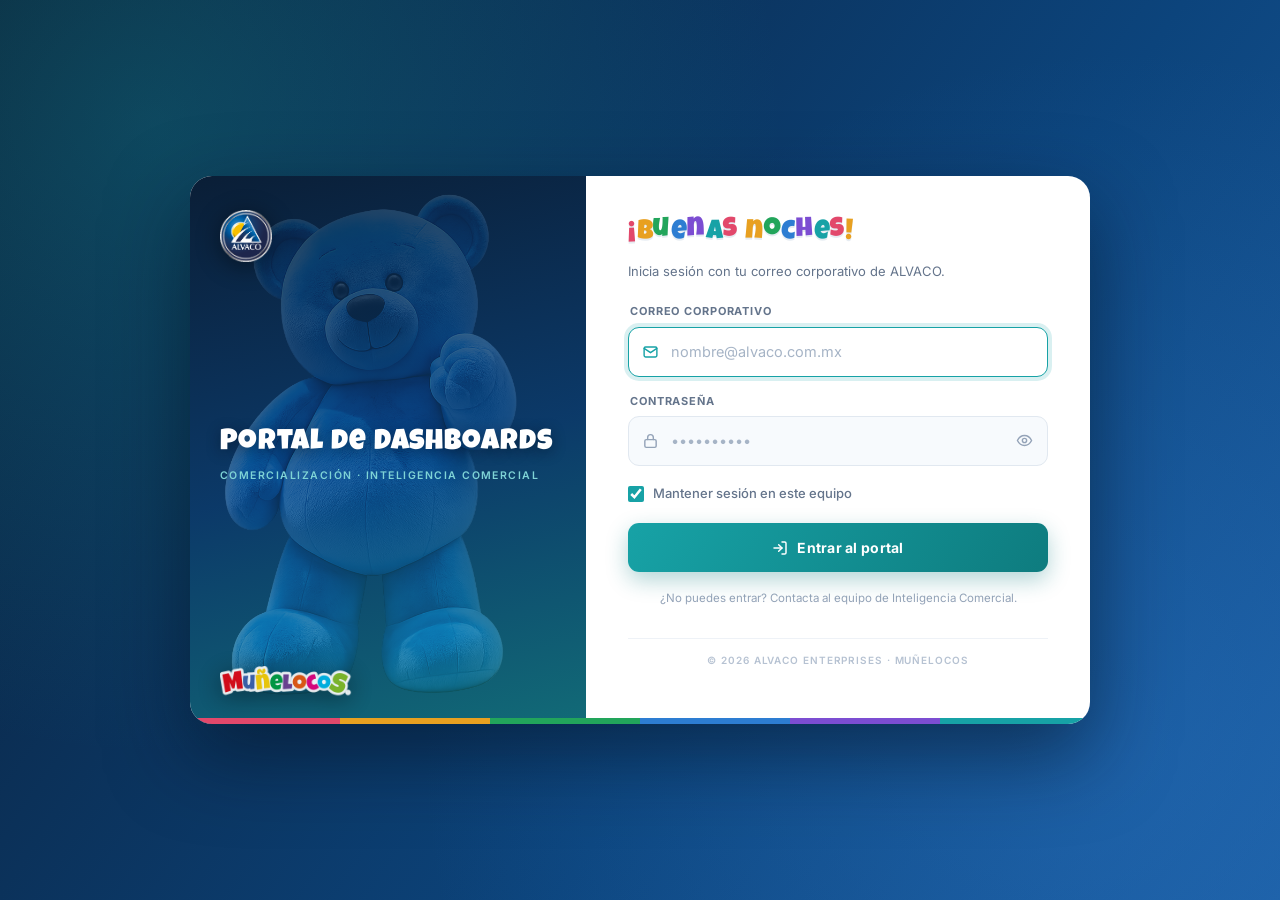
<file: index.html>
<!DOCTYPE html>
<html lang="es">
<head>
<meta charset="UTF-8">
<meta name="viewport" content="width=device-width, initial-scale=1.0">
<title>Menú de Dashboards · ALVACO Inteligencia Comercial</title>
<link rel="preconnect" href="https://fonts.googleapis.com">
<link rel="preconnect" href="https://fonts.gstatic.com" crossorigin>
<link href="https://fonts.googleapis.com/css2?family=Archivo:wght@600;700;800&family=Inter:wght@400;500;600&family=Luckiest+Guy&display=swap" rel="stylesheet">
<!-- Bootstrap 5 (antes de style.css para no pisar tu diseño) -->
<link href="https://cdn.jsdelivr.net/npm/bootstrap@5.3.3/dist/css/bootstrap.min.css" rel="stylesheet">
<!-- Animate.css: animaciones listas por clase -->
<link rel="stylesheet" href="https://cdnjs.cloudflare.com/ajax/libs/animate.css/4.1.1/animate.min.css">
<!-- Estilos y lógica del portal en archivos separados: style.css y script.js -->
<link rel="stylesheet" href="style.css">
</head>
<!-- El portal nace bloqueado: script.js quita la clase al validar la sesión -->
<body class="portal-cerrado">

<div class="app">

  <button class="btn-menu-flotante" id="btnMenu" title="Ocultar / mostrar menú" aria-label="Ocultar o mostrar menú">
    <img src="img/logo-alvaco-transparente.png" alt="Menú ALVACO">
  </button>

  <!-- ==================== SIDEBAR ==================== -->
  <aside class="sidebar">
    <div class="brand">
      <div class="brand-text">
        <h1>ALVACO</h1>
        <p>Dashboards IC</p>
      </div>
    </div>

    <nav class="side-nav" id="sideNav"></nav>

    <div class="side-carousel" id="sideCarousel"></div>

    <div class="side-footer">
      <img src="img/logo-munelocos-transparente.png" alt="Muñelocos" class="footer-logo">
    </div>
  </aside>

  <!-- ==================== MAIN ==================== -->
  <main class="main">
    <div class="hero animate__animated animate__fadeInDown">
      <div class="hero-content">
        <p class="hero-kicker">Comercialización · Inteligencia Comercial</p>
        <h2>Dashboards</h2>
        <p class="subtitle" id="heroFecha"> Selecciona el dashboard que necesites para visualizar</p>
        <div class="hero-chips" id="heroChips"></div>
      </div>
      <div class="hero-side">
        <div class="hero-side-top">
          <div class="hero-reloj" aria-label="Hora actual">
            <span id="relojHora">--:--</span><span class="reloj-seg" id="relojSeg">--</span>
          </div>
          <!-- Avatar de perfil: script.js dibuja la foto o las iniciales -->
          <div class="perfil-wrap" id="perfilWrap">
            <button class="avatar-btn" id="avatarBtn" aria-haspopup="menu" aria-expanded="false" title="Mi cuenta"></button>
          </div>
        </div>
        <div class="search">
          <svg width="16" height="16" viewBox="0 0 24 24" fill="none" stroke="currentColor" stroke-width="2" stroke-linecap="round"><circle cx="11" cy="11" r="7"/><line x1="21" y1="21" x2="16.5" y2="16.5"/></svg>
          <input type="text" id="searchInput" placeholder="Buscar dashboards…" aria-label="Buscar dashboards">
          <button class="search-clear" id="searchClear" title="Limpiar búsqueda" aria-label="Limpiar búsqueda">✕</button>
          <kbd class="search-kbd">Ctrl K</kbd>
          <p class="search-count" id="searchCount"></p>
        </div>
      </div>
    </div>

    <div class="recientes" id="recientes"></div>

    <!-- Banner del área Inteligencia Comercial (visible solo en la sección IC) -->
    <div class="ic-banner" id="icBanner">
      <div class="ic-banner-icono">
        <svg width="22" height="22" viewBox="0 0 24 24" fill="none" stroke="currentColor" stroke-width="2" stroke-linecap="round" stroke-linejoin="round"><rect x="4" y="10" width="16" height="11" rx="2"/><path d="M8 10V7a4 4 0 0 1 8 0v3"/></svg>
      </div>
      <div class="ic-banner-texto">
        <h3>Inteligencia Comercial</h3>
        <p>Área exclusiva del equipo IC · herramientas y archivos internos</p>
      </div>
      <span class="ic-banner-user" id="icBannerUser"></span>
      <button class="ic-banner-salir" id="icBannerPass" title="Cambiar mi contraseña IC">
        <svg width="15" height="15" viewBox="0 0 24 24" fill="none" stroke="currentColor" stroke-width="2.2" stroke-linecap="round" stroke-linejoin="round"><path d="M21 2l-2 2m-7.6 7.6a5.5 5.5 0 1 1-7.78 7.78 5.5 5.5 0 0 1 7.78-7.78zm0 0L15.5 7.5m0 0 3 3L22 7l-3-3m-3.5 3.5L19 4"/></svg>
        Cambiar contraseña
      </button>
      <button class="ic-banner-salir" id="icBannerSalir" title="Cerrar sesión IC">
        <svg width="15" height="15" viewBox="0 0 24 24" fill="none" stroke="currentColor" stroke-width="2.2" stroke-linecap="round" stroke-linejoin="round"><path d="M9 21H5a2 2 0 0 1-2-2V5a2 2 0 0 1 2-2h4"/><polyline points="16 17 21 12 16 7"/><line x1="21" y1="12" x2="9" y2="12"/></svg>
        Cerrar sesión
      </button>
    </div>

    <div class="grid" id="grid"></div>

    <div class="empty-state" id="emptyState">
      <h3>Sin resultados</h3>
      <p>No hay dashboards que coincidan con tu búsqueda o filtro.</p>
    </div>

    <div class="footer"> © ALVACO ENTERPRISES· Inteligencia Comercial</div>
  </main>
</div>

<!-- ==================== VISOR NO EDITABLE ==================== -->
<div class="visor-overlay" id="visorOverlay" role="dialog" aria-modal="true" aria-labelledby="visorTitle">
  <div class="visor-topbar">
    <button class="visor-btn" id="visorBack" title="Volver al menú" aria-label="Volver al menú">
      <svg width="18" height="18" viewBox="0 0 24 24" fill="none" stroke="currentColor" stroke-width="2.2" stroke-linecap="round" stroke-linejoin="round"><path d="M19 12H5"/><path d="m12 19-7-7 7-7"/></svg>
    </button>
    <img src="img/logo-alvaco-transparente.png" alt="ALVACO" class="visor-logo">
    <div class="visor-title">
      <div>
        <p class="visor-kicker">Inteligencia Comercial</p>
        <h3 id="visorTitle">Dashboard</h3>
      </div>
      <span class="badge rounded-pill visor-badge-cat" id="visorCategoria">Categoría</span>
      <span class="visor-pill" id="visorPill">Solo lectura</span>
    </div>
    <div class="visor-reloj" aria-label="Hora actual">
      <span id="visorHora">--:--</span>
    </div>
    <div class="visor-zoom" role="group" aria-label="Zoom del dashboard">
      <button class="visor-btn" id="zoomMenos" title="Alejar" aria-label="Alejar">
        <svg width="16" height="16" viewBox="0 0 24 24" fill="none" stroke="currentColor" stroke-width="2.2" stroke-linecap="round"><circle cx="11" cy="11" r="7"/><line x1="21" y1="21" x2="16.5" y2="16.5"/><line x1="8" y1="11" x2="14" y2="11"/></svg>
      </button>
      <button class="visor-zoom-nivel" id="zoomNivel" title="Restablecer zoom (100%)" aria-label="Restablecer zoom">100%</button>
      <button class="visor-btn" id="zoomMas" title="Acercar" aria-label="Acercar">
        <svg width="16" height="16" viewBox="0 0 24 24" fill="none" stroke="currentColor" stroke-width="2.2" stroke-linecap="round"><circle cx="11" cy="11" r="7"/><line x1="21" y1="21" x2="16.5" y2="16.5"/><line x1="8" y1="11" x2="14" y2="11"/><line x1="11" y1="8" x2="11" y2="14"/></svg>
      </button>
    </div>
    <button class="visor-btn" id="visorRefresh" title="Recargar dashboard" aria-label="Recargar dashboard">
      <svg width="17" height="17" viewBox="0 0 24 24" fill="none" stroke="currentColor" stroke-width="2.2" stroke-linecap="round" stroke-linejoin="round"><path d="M21 12a9 9 0 1 1-2.64-6.36"/><polyline points="21 3 21 9 15 9"/></svg>
    </button>
    <button class="visor-btn" id="visorFullscreen" title="Pantalla completa" aria-label="Pantalla completa">
      <svg width="18" height="18" viewBox="0 0 24 24" fill="none" stroke="currentColor" stroke-width="2" stroke-linecap="round" stroke-linejoin="round"><path d="M8 3H5a2 2 0 0 0-2 2v3"/><path d="M16 3h3a2 2 0 0 1 2 2v3"/><path d="M8 21H5a2 2 0 0 1-2-2v-3"/><path d="M16 21h3a2 2 0 0 0 2-2v-3"/></svg>
    </button>
  </div>
  <div class="visor-body">
    <div class="visor-marco" id="visorMarco">
      <div class="visor-loader" id="visorLoader">
        <div class="spinner-border text-primary visor-spinner" role="status" aria-hidden="true"></div>
        <p class="visor-loader-titulo" id="visorLoaderTitulo">Cargando dashboard…</p>
        <div class="skeleton-panel">
          <div class="sk sk-kpi"></div><div class="sk sk-kpi"></div><div class="sk sk-kpi"></div>
          <div class="sk sk-chart"></div><div class="sk sk-chart"></div>
        </div>
      </div>
      <iframe id="visorFrame" title="Visor de contenido" allowfullscreen
              allow="geolocation; microphone; camera; clipboard-write"></iframe>
    </div>
  </div>
</div>

<!-- ==================== LOGIN GENERAL DEL PORTAL ==================== -->
<div class="portal-login-overlay" id="portalLoginOverlay" role="dialog" aria-modal="true" aria-labelledby="portalLoginTitulo">
  <div class="portal-login-card animate__animated animate__fadeInUp animate__faster" id="portalLoginCard">

    <!-- Panel de imagen: la foto se define en script.js (PORTAL_LOGIN_IMAGEN) -->
    <aside class="portal-visual" id="portalVisual">
      <img src="img/logo-alvaco-transparente.png" alt="ALVACO" class="portal-visual-logo">
      <div class="portal-visual-texto">
        <h2 id="portalLoginTitulo">Portal de Dashboards</h2>
        <p>Comercialización · Inteligencia Comercial</p>
      </div>
      <img src="img/logo-munelocos-transparente.png" alt="Muñelocos" class="portal-visual-marca">
    </aside>

    <!-- Formulario -->
    <section class="portal-form">
      <h3 id="portalSaludo">Iniciar Sesión</h3>
      <p class="portal-form-sub">Inicia sesión con tu correo corporativo de ALVACO.</p>

      <div class="portal-aviso" id="portalAviso"></div>
      <div class="ic-login-error" id="portalLoginError">Correo o contraseña incorrectos.</div>

      <label for="portalLoginCorreo">Correo corporativo</label>
      <div class="portal-campo">
        <svg width="17" height="17" viewBox="0 0 24 24" fill="none" stroke="currentColor" stroke-width="2" stroke-linecap="round" stroke-linejoin="round"><rect x="3" y="5" width="18" height="14" rx="2"/><path d="m3 7 9 6 9-6"/></svg>
        <input type="email" id="portalLoginCorreo" placeholder="nombre@alvaco.com.mx" autocomplete="username" inputmode="email">
      </div>

      <label for="portalLoginPass">Contraseña</label>
      <div class="portal-campo">
        <svg width="17" height="17" viewBox="0 0 24 24" fill="none" stroke="currentColor" stroke-width="2" stroke-linecap="round" stroke-linejoin="round"><rect x="4" y="10" width="16" height="11" rx="2"/><path d="M8 10V7a4 4 0 0 1 8 0v3"/></svg>
        <input type="password" id="portalLoginPass" placeholder="••••••••••" autocomplete="current-password">
        <button type="button" class="portal-ojo" id="portalVerPass" title="Mostrar contraseña" aria-label="Mostrar contraseña"></button>
      </div>
      <p class="portal-caps" id="portalCaps">Bloq Mayús está activado</p>

      <label class="portal-check"><input type="checkbox" id="portalLoginRecordar" checked> Mantener sesión en este equipo</label>

      <button class="portal-btn-entrar" id="portalLoginEntrar">
        <span class="portal-btn-spinner" aria-hidden="true"></span>
        <span class="portal-btn-texto">
          <svg width="16" height="16" viewBox="0 0 24 24" fill="none" stroke="currentColor" stroke-width="2.2" stroke-linecap="round" stroke-linejoin="round"><path d="M15 3h4a2 2 0 0 1 2 2v14a2 2 0 0 1-2 2h-4"/><polyline points="10 17 15 12 10 7"/><line x1="15" y1="12" x2="3" y2="12"/></svg>
          Entrar al portal
        </span>
      </button>

      <p class="portal-login-pie">¿No puedes entrar? Contacta al equipo de Inteligencia Comercial.</p>
      <p class="portal-login-copy">© 2026 ALVACO Enterprises · Muñelocos</p>
    </section>
  </div>
</div>

<!-- ==================== PERFIL: VELO Y PANEL ==================== -->
<!-- Viven fuera de .app para que el hero no los recorte -->
<div class="perfil-backdrop" id="perfilBackdrop"></div>
<div class="perfil-panel" id="perfilPanel" role="menu" aria-labelledby="avatarBtn"></div>

<!-- ==================== CAMBIO DE CONTRASEÑA DEL PORTAL ==================== -->
<div class="ic-login-overlay" id="pfPassOverlay" role="dialog" aria-modal="true" aria-labelledby="pfPassTitulo">
  <div class="ic-login-card animate__animated animate__zoomIn animate__faster">
    <div class="ic-login-head">
      <div class="ic-banner-icono">
        <svg width="20" height="20" viewBox="0 0 24 24" fill="none" stroke="currentColor" stroke-width="2" stroke-linecap="round" stroke-linejoin="round"><path d="M21 2l-2 2m-7.6 7.6a5.5 5.5 0 1 1-7.78 7.78 5.5 5.5 0 0 1 7.78-7.78zm0 0L15.5 7.5m0 0 3 3L22 7l-3-3"/></svg>
      </div>
      <div>
        <h3 id="pfPassTitulo">Cambiar contraseña</h3>
        <p id="pfPassSub">Acceso al portal</p>
      </div>
    </div>
    <div class="ic-login-body" id="pfPassForm">
      <div class="ic-login-error" id="pfPassError">Revisa los datos.</div>
      <label for="pfPassActual">Contraseña actual</label>
      <input type="password" id="pfPassActual" autocomplete="current-password" placeholder="La tuya o la general del equipo">
      <label for="pfPassNueva">Nuevo NIP · 3 números</label>
      <input type="password" id="pfPassNueva" autocomplete="new-password" placeholder="Ejemplo: 407"
             inputmode="numeric" maxlength="3" pattern="[0-9]*">
      <label for="pfPassConfirma">Confirmar NIP</label>
      <input type="password" id="pfPassConfirma" autocomplete="new-password" placeholder="Repite los 3 números"
             inputmode="numeric" maxlength="3" pattern="[0-9]*">
      <div class="ic-login-acciones">
        <button class="ic-btn-cancelar" id="pfPassCancelar">Cancelar</button>
        <button class="ic-btn-entrar" id="pfPassGuardar">
          <svg width="15" height="15" viewBox="0 0 24 24" fill="none" stroke="currentColor" stroke-width="2.2" stroke-linecap="round" stroke-linejoin="round"><path d="M19 21H5a2 2 0 0 1-2-2V5a2 2 0 0 1 2-2h11l5 5v11a2 2 0 0 1-2 2z"/><polyline points="17 21 17 13 7 13 7 21"/><polyline points="7 3 7 8 15 8"/></svg>
          Guardar
        </button>
      </div>
    </div>
    <div class="ic-login-body ic-pass-exito" id="pfPassExito">
      <div class="ic-pass-check">
        <svg width="26" height="26" viewBox="0 0 24 24" fill="none" stroke="currentColor" stroke-width="2.4" stroke-linecap="round" stroke-linejoin="round"><path d="M20 6 9 17l-5-5"/></svg>
      </div>
      <h4>Contraseña actualizada en este equipo</h4>
      <p>Para que tu nueva contraseña funcione también en <strong>cualquier otro equipo</strong>, envíale este código al administrador del portal (David) para registrarla:</p>
      <div class="ic-pass-codigo" id="pfPassCodigo" title="Clic para copiar"></div>
      <div class="ic-login-acciones">
        <button class="ic-btn-cancelar" id="pfPassCopiar">Copiar código</button>
        <button class="ic-btn-entrar" id="pfPassListo">Listo</button>
      </div>
    </div>
  </div>
</div>

<!-- ==================== ATAJOS ==================== -->
<div class="ic-login-overlay" id="pfAtajos" role="dialog" aria-modal="true" aria-labelledby="pfAtajosTitulo">
  <div class="ic-login-card animate__animated animate__zoomIn animate__faster">
    <div class="ic-login-head">
      <div class="ic-banner-icono">
        <svg width="20" height="20" viewBox="0 0 24 24" fill="none" stroke="currentColor" stroke-width="2" stroke-linecap="round" stroke-linejoin="round"><rect x="2" y="6" width="20" height="12" rx="2"/><path d="M6 10h.01M10 10h.01M14 10h.01M18 10h.01M6 14h12"/></svg>
      </div>
      <div>
        <h3 id="pfAtajosTitulo">Atajos</h3>
        <p>Para moverte más rápido</p>
      </div>
    </div>
    <div class="ic-login-body">
      <ul class="pf-atajos-lista">
        <li><kbd>Ctrl</kbd><kbd>K</kbd><span>Buscar dashboards</span></li>
        <li><kbd>Esc</kbd><span>Cerrar el visor, el menú o la búsqueda</span></li>
        <li><kbd>?abrir=tickets</kbd><span>Abrir la app de tickets al cargar</span></li>
        <li><kbd>?abrir=kpis</kbd><span>Abrir el Portal KPI's</span></li>
        <li><kbd>?abrir=tc</kbd><span>Abrir el Tablero TC</span></li>
        <li><kbd>?abrir=renta</kbd><span>Abrir Análisis de Renta (requiere IC)</span></li>
        <li><kbd>?abrir=inventario</kbd><span>Abrir Reporte Inventario (requiere IC)</span></li>
        <li><kbd>?salir=1</kbd><span>Cerrar sesión desde la URL</span></li>
      </ul>
      <div class="ic-login-acciones">
        <button class="ic-btn-entrar" id="pfAtajosCerrar">Entendido</button>
      </div>
    </div>
  </div>
</div>

<!-- ==================== LOGIN INTELIGENCIA COMERCIAL ==================== -->
<div class="ic-login-overlay" id="icLoginOverlay" role="dialog" aria-modal="true" aria-labelledby="icLoginTitulo">
  <div class="ic-login-card animate__animated animate__zoomIn animate__faster">
    <div class="ic-login-head">
      <div class="ic-banner-icono">
        <svg width="20" height="20" viewBox="0 0 24 24" fill="none" stroke="currentColor" stroke-width="2" stroke-linecap="round" stroke-linejoin="round"><rect x="4" y="10" width="16" height="11" rx="2"/><path d="M8 10V7a4 4 0 0 1 8 0v3"/></svg>
      </div>
      <div>
        <h3 id="icLoginTitulo">Acceso IC</h3>
        <p>Área exclusiva · Inteligencia Comercial</p>
      </div>
    </div>
    <div class="ic-login-body">
      <div class="ic-login-error" id="icLoginError">Correo o contraseña incorrectos.</div>
      <label for="icLoginCorreo">Correo corporativo</label>
      <input type="email" id="icLoginCorreo" placeholder="nombre@alvaco.com.mx" autocomplete="username">
      <label for="icLoginPass">Contraseña</label>
      <input type="password" id="icLoginPass" placeholder="••••••••••" autocomplete="current-password">
      <div class="ic-login-acciones">
        <button class="ic-btn-cancelar" id="icLoginCancelar">Cancelar</button>
        <button class="ic-btn-entrar" id="icLoginEntrar">
          <svg width="15" height="15" viewBox="0 0 24 24" fill="none" stroke="currentColor" stroke-width="2.2" stroke-linecap="round" stroke-linejoin="round"><path d="M15 3h4a2 2 0 0 1 2 2v14a2 2 0 0 1-2 2h-4"/><polyline points="10 17 15 12 10 7"/><line x1="15" y1="12" x2="3" y2="12"/></svg>
          Entrar
        </button>
      </div>
    </div>
  </div>
</div>

<!-- ==================== CAMBIO DE CONTRASEÑA IC ==================== -->
<div class="ic-login-overlay" id="icPassOverlay" role="dialog" aria-modal="true" aria-labelledby="icPassTitulo">
  <div class="ic-login-card animate__animated animate__zoomIn animate__faster">
    <div class="ic-login-head">
      <div class="ic-banner-icono">
        <svg width="20" height="20" viewBox="0 0 24 24" fill="none" stroke="currentColor" stroke-width="2" stroke-linecap="round" stroke-linejoin="round"><path d="M21 2l-2 2m-7.6 7.6a5.5 5.5 0 1 1-7.78 7.78 5.5 5.5 0 0 1 7.78-7.78zm0 0L15.5 7.5m0 0 3 3L22 7l-3-3m-3.5 3.5L19 4"/></svg>
      </div>
      <div>
        <h3 id="icPassTitulo">Cambiar contraseña</h3>
        <p id="icPassSubtitulo">Tu contraseña personal · este navegador</p>
      </div>
    </div>
    <div class="ic-login-body" id="icPassForm">
      <div class="ic-login-error" id="icPassError">Revisa los datos.</div>
      <label for="icPassActual">Contraseña actual</label>
      <input type="password" id="icPassActual" placeholder="Tu contraseña actual o la del equipo" autocomplete="current-password">
      <label for="icPassNueva">Nueva contraseña</label>
      <input type="password" id="icPassNueva" placeholder="Mínimo 8 caracteres" autocomplete="new-password">
      <label for="icPassConfirma">Confirmar nueva contraseña</label>
      <input type="password" id="icPassConfirma" placeholder="Repite la nueva contraseña" autocomplete="new-password">
      <div class="ic-login-acciones">
        <button class="ic-btn-cancelar" id="icPassCancelar">Cancelar</button>
        <button class="ic-btn-entrar" id="icPassGuardar">
          <svg width="15" height="15" viewBox="0 0 24 24" fill="none" stroke="currentColor" stroke-width="2.2" stroke-linecap="round" stroke-linejoin="round"><path d="M19 21H5a2 2 0 0 1-2-2V5a2 2 0 0 1 2-2h11l5 5v11a2 2 0 0 1-2 2z"/><polyline points="17 21 17 13 7 13 7 21"/><polyline points="7 3 7 8 15 8"/></svg>
          Guardar
        </button>
      </div>
    </div>
    <div class="ic-login-body ic-pass-exito" id="icPassExito">
      <div class="ic-pass-check">
        <svg width="26" height="26" viewBox="0 0 24 24" fill="none" stroke="currentColor" stroke-width="2.4" stroke-linecap="round" stroke-linejoin="round"><path d="M20 6 9 17l-5-5"/></svg>
      </div>
      <h4>Contraseña actualizada en este equipo</h4>
      <p>Para que tu nueva contraseña funcione también en <strong>cualquier otro equipo</strong>, envíale este código al administrador del portal (David) para registrarla:</p>
      <div class="ic-pass-codigo" id="icPassCodigo" title="Clic para copiar"></div>
      <div class="ic-login-acciones">
        <button class="ic-btn-cancelar" id="icPassCopiar">Copiar código</button>
        <button class="ic-btn-entrar" id="icPassListo">Listo</button>
      </div>
    </div>
  </div>
</div>

<!-- ==================== TOAST BOOTSTRAP ==================== -->
<div class="toast-container position-fixed bottom-0 end-0 p-3">
  <div id="toastFav" class="toast align-items-center border-0" role="status">
    <div class="d-flex">
      <div class="toast-body" id="toastFavTexto">Agregado a favoritos</div>
      <button type="button" class="btn-close btn-close-white me-2 m-auto" data-bs-dismiss="toast" aria-label="Cerrar"></button>
    </div>
  </div>
</div>

<!-- ==================== SCRIPTS ==================== -->
<script src="https://cdn.jsdelivr.net/npm/bootstrap@5.3.3/dist/js/bootstrap.bundle.min.js"></script>

<script src="script.js"></script>
</body>
</html>
</file>
<file: style.css>
/* ============================================================
   MENÚ DE DASHBOARDS — ALVACO · INTELIGENCIA COMERCIAL
   CSS consolidado v5.5 · oct 2026
   Secciones: variables · base · sidebar · botón-logo · hero ·
   buscador · recientes · tarjetas · footer · visor · zoom ·
   responsivo · accesibilidad · área IC · portal KPI's ·
   carrusel · login del portal · perfil de usuario
   Novedades v5.3
   · Botón "Portal KPI's" en el sidebar (contorno verde),
     debajo de Inteligencia Comercial
   Novedades v4.3 — lienzo claro con juego de color:
   · Título tipo rótulo de arcade con subrayado arcoíris
   · Hero y pie con el color exacto del sidebar (#071829 → #10294A)
   · Sidebar: carrusel en vitrina iluminada, rótulos de sección,
     riel teal en el ítem activo
   · Distribución de espacio: paddings fluidos, ancho máximo 1500px
     y ritmo vertical consistente
   · Fondo claro con lavado de marca (teal · morado · azul)
   · Hero y pie oscuros: enmarcan la hoja por arriba y por abajo
   · Un solo color de acción (teal) en todos los "Ver dashboard"
   · Los 6 colores Muñelocos quedan como paleta de CATEGORÍA
     (franja superior, ícono, etiqueta) y como remate arcoíris
   · Hero tipo marquesina: panel de vidrio + franja arcoíris
     que separa el encabezado del contenido
   · Densidad más alta en tarjetas y grid
   · Variables de Bootstrap 5 alineadas a la marca
   ============================================================ */

/* ==================== VARIABLES ==================== */
:root{
  --navy:        #0C447C;
  --navy-deep:   #0A1E36;
  --navy-panel:  #10294A;
  --navy-ink:    #1B2A3A;

  /* Paleta Muñelocos: categoría, no acción */
  --c-blue:      #2D7DD2;
  --c-teal:      #17A2A6;
  --c-green:     #22A55B;
  --c-amber:     #E8A020;
  --c-purple:    #7C4DD2;
  --c-red:       #E2486B;

  /* Panel oscuro: el mismo color del sidebar, para hero y pie */
  --panel-oscuro: linear-gradient(180deg, #071829 0%, #10294A 100%);

  /* Remate arcoíris reutilizable (mismo del login) */
  --arcoiris: linear-gradient(90deg,
    #E2486B 0 16.667%,
    #E8A020 16.667% 33.334%,
    #22A55B 33.334% 50%,
    #2D7DD2 50% 66.667%,
    #7C4DD2 66.667% 83.334%,
    #17A2A6 83.334% 100%);

  /* Lienzo del portal: el mismo degradado del login */
  --lienzo:
    radial-gradient(circle at 12% 14%, rgba(23,162,166,.28), transparent 46%),
    radial-gradient(circle at 88% 84%, rgba(45,125,210,.30), transparent 52%),
    linear-gradient(125deg, var(--navy-deep) 0%, var(--navy) 62%, #1B5CA0 100%);

  /* Lienzo claro del portal: blanco con lavado de marca */
  --bg:          #F2F6FB;
  --lienzo-claro:
    radial-gradient(circle at 8% 6%, rgba(23,162,166,.10), transparent 42%),
    radial-gradient(circle at 92% 12%, rgba(124,77,210,.07), transparent 40%),
    radial-gradient(circle at 50% 100%, rgba(45,125,210,.09), transparent 55%);

  --card:        #FFFFFF;
  --line:        #E1E8F0;
  --text:        #1B2A3A;
  --text-dim:    #64748B;
  --text-inv:    #E8EFF8;
  --text-sobre:  #C8DEF0;   /* texto sobre el lienzo oscuro */
  --text-sobre-2:#8FB8D4;   /* secundario sobre el lienzo */

  --radius:      14px;
  --sidebar-w:   274px;
  --shadow-card: 0 1px 2px rgba(12,68,124,.06), 0 6px 18px rgba(12,68,124,.07);
  --shadow-hover:0 3px 8px rgba(12,68,124,.10), 0 16px 34px rgba(12,68,124,.14);

  --font-display:'Luckiest Guy', 'Archivo', system-ui, sans-serif;
  --font-body:   'Inter', system-ui, sans-serif;

  /* --- Bootstrap 5 alineado a la marca --- */
  --bs-primary:            #17A2A6;
  --bs-primary-rgb:        23,162,166;
  --bs-body-font-family:   'Inter', system-ui, sans-serif;
  --bs-border-radius:      10px;
  --bs-border-radius-lg:   14px;
  --bs-link-color:         #0C447C;
  --bs-link-hover-color:   #17A2A6;
}

/* ==================== BASE ==================== */
*{margin:0;padding:0;box-sizing:border-box}
html,body{height:100%}
body{
  font-family:var(--font-body);
  background:var(--bg);
  color:var(--text);
}

/* Scrollbar global con identidad */
::-webkit-scrollbar{width:10px; height:10px}
::-webkit-scrollbar-track{background:#E6EDF6}
::-webkit-scrollbar-thumb{
  background:linear-gradient(var(--c-teal), var(--navy));
  border-radius:5px;
  border:2px solid #E6EDF6;
}

/* ==================== LAYOUT ==================== */
.app{
  display:grid;
  grid-template-columns:var(--sidebar-w) 1fr;
  min-height:100vh;
  transition:grid-template-columns .28s ease;   /* sidebar retráctil */
}
.app.sidebar-oculto{grid-template-columns:0 1fr}
.app.sidebar-oculto .sidebar{
  overflow:hidden;
  padding-right:0;
  border-right:none;
}

/* ==================== SIDEBAR ==================== */
.sidebar{
  background:linear-gradient(180deg, #071829 0%, var(--navy-panel) 100%);
  color:var(--text-inv);
  display:flex;
  flex-direction:column;
  position:sticky;
  top:0;
  height:100vh;
  min-width:0;
  white-space:nowrap;
  box-shadow:1px 0 0 rgba(255,255,255,.06);
}
/* Filete de luz teal en el canto derecho: separa sin dibujar una línea dura */
.sidebar::after{
  content:"";
  position:absolute;
  right:0; top:0; bottom:0;
  width:1px;
  background:linear-gradient(180deg,
    transparent 0%, rgba(23,162,166,.45) 22%,
    rgba(23,162,166,.18) 60%, transparent 100%);
  pointer-events:none;
}
.brand{
  position:relative;
  display:flex;
  align-items:center;
  gap:12px;
  padding:22px 20px 18px;
}
.brand::after{
  content:"";
  position:absolute;
  left:20px; right:20px; bottom:0;
  height:1px;
  background:linear-gradient(90deg, rgba(23,162,166,.55), rgba(255,255,255,.04));
}
.brand-text h1{
  font-family:var(--font-display);
  font-weight:400;               /* Luckiest Guy solo tiene un peso */
  font-size:21px;
  letter-spacing:.05em;
  text-shadow:0 0 18px rgba(23,162,166,.35);
}
.brand-text p{
  font-size:9.5px;
  color:rgba(232,239,248,.42);
  letter-spacing:.22em;
  text-transform:uppercase;
  margin-top:2px;
}

.side-nav{
  flex:0 1 auto;                   /* antes flex:1 — era el hueco de 400px */
  padding:16px 12px 12px;
  overflow-y:auto;
  /* El listado se desvanece al final: avisa que hay más sin poner una línea */
  mask-image:linear-gradient(180deg, #000 calc(100% - 18px), transparent 100%);
  -webkit-mask-image:linear-gradient(180deg, #000 calc(100% - 18px), transparent 100%);
}
/* Rótulo de sección generado por CSS: el HTML no cambia */
.side-nav::before{
  content:"Navegación";
  display:block;
  font-family:var(--font-body);
  font-size:9px;
  font-weight:600;
  letter-spacing:.22em;
  text-transform:uppercase;
  color:rgba(232,239,248,.34);
  padding:0 14px 11px;
}
.side-nav::-webkit-scrollbar{width:6px}
.side-nav::-webkit-scrollbar-track{background:transparent}
.side-nav::-webkit-scrollbar-thumb{background:rgba(255,255,255,.15);border-radius:3px}

.side-item{
  display:flex;
  align-items:center;
  gap:12px;
  width:100%;
  border:none;
  background:none;
  color:var(--text-inv);
  font-family:var(--font-body);
  font-size:13px;
  font-weight:500;
  letter-spacing:.01em;
  line-height:1.28;
  white-space:normal;              /* .side-nav recorta en X por su overflow-y */
  padding:9px 12px;
  border-radius:12px;
  cursor:pointer;
  transition:background .15s, transform .15s, box-shadow .2s;
  margin-bottom:5px;
  text-align:left;
  position:relative;
}
/* Icono en teja: le da cuerpo al ítem y ancla la lectura por la izquierda */
.side-item svg{
  box-sizing:content-box;
  flex-shrink:0;
  width:16px; height:16px;
  padding:6px;
  border-radius:9px;
  background:rgba(255,255,255,.07);
  border:1px solid rgba(255,255,255,.07);
  opacity:.92;
  transition:background .15s, border-color .15s, opacity .15s;
}
.side-item:hover svg{background:rgba(255,255,255,.15); opacity:1}
/* Barrido de luz: microinteracción al pasar el cursor */
.side-item::after{
  content:"";
  position:absolute;
  inset:0;
  background:linear-gradient(100deg, transparent 36%, rgba(255,255,255,.14) 50%, transparent 64%);
  background-size:220% 100%;
  background-position:-60% 0;
  background-repeat:no-repeat;
  border-radius:inherit;
  opacity:0;
  pointer-events:none;
  transition:opacity .2s ease, background-position .6s ease;
}
.side-item:hover::after{opacity:1; background-position:170% 0}
.side-item:focus-visible{
  outline:2px solid #5FE1E4;
  outline-offset:2px;
}
.side-item:hover{
  background:rgba(255,255,255,.08);
  transform:translateX(4px);
}
.side-item.active{
  background:linear-gradient(118deg, var(--c-blue), #1B5CA0);
  box-shadow:0 6px 18px rgba(45,125,210,.34);
}
.side-item.active svg{
  background:rgba(255,255,255,.20);
  border-color:rgba(255,255,255,.24);
  opacity:1;
}
/* Riel teal: marca cuál sección estás viendo */
.side-item.active::before{
  content:"";
  position:absolute;
  left:0; top:50%;
  transform:translateY(-50%);
  width:3px; height:58%;
  border-radius:0 99px 99px 0;
  background:#5FE1E4;
  box-shadow:0 0 12px rgba(95,225,228,.85);
}
.side-item.active:hover{transform:translateX(0)}
.side-item.active svg{opacity:1}
.side-item .count{
  margin-left:auto;
  font-size:10.5px;
  font-weight:600;
  letter-spacing:.04em;
  font-variant-numeric:tabular-nums;
  min-width:24px;
  text-align:center;
  flex-shrink:0;
  align-self:center;
  background:rgba(255,255,255,.12);
  border:1px solid rgba(255,255,255,.10);
  border-radius:999px;
  padding:2px 8px;
}

/* Acceso directo destacado: Solicitar ticket */
.side-item-destacado{
  background:linear-gradient(120deg, #6E45C4, #4E2C96);
  box-shadow:0 5px 16px rgba(124,77,210,.28);
  margin-bottom:12px;
  font-weight:600;
}
.side-item-destacado svg{
  opacity:1;
  background:rgba(255,255,255,.20);
  border-color:rgba(255,255,255,.24);
}
.side-item-destacado:hover{
  background:linear-gradient(120deg, #8A5CE0, #6A3FC2);
  transform:translateX(0) scale(1.02);
}
.side-item-destacado .count{
  background:rgba(255,255,255,.22);
  text-transform:uppercase;
  letter-spacing:.06em;
  font-size:9.5px;
}

/* Acceso al formulario web de tickets (pestaña nueva) */
.side-item-web{
  background:linear-gradient(120deg, var(--c-teal), #0E7C7F);
  box-shadow:0 4px 14px rgba(23,162,166,.35);
  margin-bottom:12px;
  font-weight:600;
}
.side-item-web svg{
  opacity:1;
  background:rgba(255,255,255,.20);
  border-color:rgba(255,255,255,.24);
}
.side-item-web:hover{
  background:linear-gradient(120deg, #22B8BC, #12898D);
  transform:translateX(0) scale(1.02);
}
.side-item-web .count{
  background:rgba(255,255,255,.22);
  text-transform:uppercase;
  letter-spacing:.06em;
  font-size:9.5px;
}

.side-footer{
  position:relative;
  margin-top:auto;                 /* ancla el pie al fondo del sidebar */
  flex-shrink:0;
  display:flex;
  align-items:center;
  justify-content:center;
  padding:16px 20px 18px;
  border-top:1px solid rgba(255,255,255,.08);
}
/* Remate arcoíris: la misma firma que cierra la tarjeta de login */
.side-footer::before{
  content:"";
  position:absolute;
  left:22px; right:22px; top:-2px;
  height:4px;
  border-radius:99px;
  background:var(--arcoiris);
  box-shadow:0 0 14px rgba(23,162,166,.40);
}
.side-footer .footer-logo{
  width:100%;
  max-width:186px;
  filter:drop-shadow(0 4px 14px rgba(0,0,0,.45));
  height:auto;
  display:block;
  margin:0 auto;
}

/* ==================== BOTÓN DE MENÚ = LOGO ALVACO ==================== */
.btn-menu-flotante{
  position:fixed;
  top:18px;
  left:calc(var(--sidebar-w) - 58px);
  z-index:60;
  display:inline-flex;
  align-items:center;
  justify-content:center;
  width:50px;height:50px;
  padding:0;
  border:none;
  border-radius:50%;
  background:transparent;
  cursor:pointer;
  box-shadow:0 4px 14px rgba(0,0,0,.30);
  transition:left .28s ease, transform .2s ease, box-shadow .2s ease;
}
.btn-menu-flotante img{
  width:100%;
  height:100%;
  object-fit:contain;
  display:block;
}
.btn-menu-flotante:hover{
  transform:scale(1.1) rotate(6deg);
  box-shadow:0 6px 20px rgba(0,0,0,.38);
}
.app.sidebar-oculto .btn-menu-flotante{
  left:16px;
  box-shadow:0 6px 22px rgba(4,16,32,.55);
}

/* ==================== ÁREA PRINCIPAL ==================== */
.main{
  padding:clamp(20px, 2.2vw, 30px) clamp(18px, 2.4vw, 38px) 22px;
  min-width:0;
  position:relative;
  display:flex;
  flex-direction:column;
  min-height:100vh;              /* el footer se ancla al fondo aunque haya pocas tarjetas */
  background-color:var(--bg);
  background-image:
    var(--lienzo-claro),
    radial-gradient(rgba(12,68,124,.038) 1px, transparent 1px);
  background-size:auto, auto, auto, 24px 24px;
  background-attachment:fixed, fixed, fixed, scroll;
}
/* En pantallas anchas el contenido deja de estirarse y se centra */
.main > *{
  width:100%;
  max-width:1500px;
  margin-left:auto;
  margin-right:auto;
}
/* Marca de agua: logo ALVACO */
.main::before{
  content:"";
  position:fixed;
  top:50%;
  left:calc(50% + (var(--sidebar-w) / 2));
  transform:translate(-50%, -50%);
  width:min(600px, 66vw);
  height:min(600px, 66vw);
  background:url("img/logo-alvaco.png") center / contain no-repeat;
  opacity:.06;
  pointer-events:none;
  z-index:0;
}
.grid, .empty-state, .footer{
  position:relative;
  z-index:1;
}

/* ==================== HERO ==================== */
.hero{
  position:relative;
  z-index:1;
  display:flex;
  align-items:center;              /* antes flex-start: dejaba aire muerto abajo */
  justify-content:space-between;
  gap:20px 34px;
  flex-wrap:wrap;
  /* Marquesina: mismo color que el sidebar, continuidad de arriba a abajo */
  background:var(--panel-oscuro);
  border:none;
  border-radius:18px;
  padding:clamp(18px, 2vw, 26px) clamp(20px, 2.4vw, 32px) clamp(20px, 2.2vw, 28px);
  margin-bottom:22px;
  box-shadow:0 10px 30px rgba(7,24,41,.30),
             inset 0 1px 0 rgba(255,255,255,.10);
  overflow:hidden;
  isolation:isolate;
}

/* Halo teal + retícula de puntos: profundidad y textura sobre el navy */
.hero::before{
  content:"";
  position:absolute;
  inset:0;
  background-image:
    radial-gradient(circle at 90% 4%, rgba(23,162,166,.30), transparent 48%),
    radial-gradient(circle at 2% 98%, rgba(124,77,210,.16), transparent 44%),
    radial-gradient(rgba(255,255,255,.05) 1px, transparent 1px);
  background-size:auto, auto, 18px 18px;
  pointer-events:none;
  z-index:-1;
}

/* Marquesina: la franja que separa el encabezado del contenido.
   Es el mismo remate que abre el pie de página → la hoja queda enmarcada. */
.hero::after{
  content:"";
  position:absolute;
  left:0; right:0; bottom:0;
  height:5px;
  background:
    linear-gradient(100deg, transparent 42%, rgba(255,255,255,.70) 50%, transparent 58%),
    var(--arcoiris);
  background-size:240% 100%, 100% 100%;
  background-repeat:no-repeat;
  animation:marquesinaBrillo 7s linear infinite;
}
@keyframes marquesinaBrillo{
  from{background-position:-70% 0, 0 0}
  to  {background-position:180% 0, 0 0}
}

.hero-content{
  flex:1 1 340px;
  min-width:260px;
  max-width:760px;
  display:flex;
  flex-direction:column;
  align-items:flex-start;          /* el h2 conserva su ancho de contenido */
}
/* Orden visual: título → kicker → fecha → fichas (el HTML no cambia) */
.hero h2{order:1}
.hero-kicker{order:2}
.hero .subtitle{order:3}
.hero-chips{order:4}

/* Kicker: ancla el bloque de texto por la izquierda */
.hero-kicker{
  display:inline-flex;
  align-items:center;
  gap:9px;
  font-family:var(--font-body);
  font-size:10px;
  font-weight:600;
  letter-spacing:.22em;
  text-transform:uppercase;
  color:#6FC9D6;
  margin:14px 0 0;
}
/* Punto teal: marca de inicio, discreta */
.hero-kicker::before{
  content:"";
  width:6px;
  height:6px;
  border-radius:50%;
  background:#7FD4D6;
  box-shadow:0 0 8px rgba(127,212,214,.8);
  flex-shrink:0;
}

/* Título: rótulo iluminado. Blanco puro con halo teal — se lee limpio sobre
   el casi negro. El subrayado mide el ancho EXACTO de la palabra (inline-block). */
.hero h2{
  display:inline-block;
  font-family:var(--font-display);
  font-weight:400;
  font-size:clamp(30px, 3.2vw, 44px);
  line-height:1.02;
  letter-spacing:.045em;
  color:#FFFFFF;
  text-shadow:
    0 0 1px rgba(255,255,255,.55),
    0 0 26px rgba(23,162,166,.40),
    0 4px 22px rgba(0,0,0,.60);
  -webkit-font-smoothing:antialiased;
}
.hero h2::after{
  content:"";
  display:block;
  width:100%;
  height:5px;
  margin-top:10px;
  border-radius:99px;
  background:var(--arcoiris);
  box-shadow:0 2px 10px rgba(0,0,0,.30);
}

.hero .subtitle{
  margin-top:11px;
  font-size:13px;
  line-height:1.65;
  letter-spacing:.008em;
  color:#A9C6DE;
}

/* Fichas: cada una con su punto de color, en orden Muñelocos */
.hero-chips{
  display:flex;
  gap:8px;
  flex-wrap:wrap;
  margin-top:16px;
}
.chip{
  display:inline-flex;
  align-items:center;
  gap:7px;
  font-family:var(--font-body);
  font-size:11px;
  font-weight:600;
  letter-spacing:.03em;
  color:#EAF2FA;
  background:rgba(255,255,255,.10);
  border:1px solid rgba(255,255,255,.18);
  border-radius:999px;
  padding:5px 13px;
}
/* Cada ficha toma un color de la paleta según su posición */
.hero-chips .chip:nth-child(1){
  color:#FFC7D2; background:rgba(226,72,107,.20); border-color:rgba(226,72,107,.50);
}
.hero-chips .chip:nth-child(2){
  color:#FFE0AE; background:rgba(232,160,32,.20); border-color:rgba(232,160,32,.50);
}
.hero-chips .chip:nth-child(3){
  color:#B8E9C9; background:rgba(34,165,91,.22); border-color:rgba(34,165,91,.50);
}
.hero-chips .chip:nth-child(4){
  color:#BFD9F7; background:rgba(45,125,210,.22); border-color:rgba(45,125,210,.52);
}
.hero-chips .chip:nth-child(5){
  color:#D6C6F7; background:rgba(124,77,210,.22); border-color:rgba(124,77,210,.52);
}
.hero-chips .chip:nth-child(6){
  color:#BFEAEA; background:rgba(23,162,166,.24); border-color:rgba(23,162,166,.55);
}
/* La ficha de estado activo siempre en teal, sin importar su posición */
.hero-chips .chip-ok{
  color:#BFEAEA !important;
  background:rgba(23,162,166,.24) !important;
  border-color:rgba(23,162,166,.55) !important;
}

/* Lado derecho: reloj + avatar + buscador, separado por un filete */
.hero-side{
  position:relative;
  display:flex;
  flex-direction:column;
  align-items:flex-end;
  gap:12px;
  flex-shrink:0;
  padding-left:clamp(18px, 2vw, 30px);
}
.hero-side::before{
  content:"";
  position:absolute;
  left:0; top:2px; bottom:2px;
  width:1px;
  background:linear-gradient(180deg, transparent, rgba(255,255,255,.24), transparent);
}
.hero-side-top{
  display:flex;
  align-items:center;
  justify-content:flex-end;
  gap:12px;
}
.hero-reloj{
  display:flex;
  align-items:center;
  gap:7px;
  font-family:var(--font-body);
  font-weight:500;
  font-size:15px;
  color:#F2F8FF;
  letter-spacing:.06em;
  font-variant-numeric:tabular-nums;
  background:rgba(255,255,255,.08);
  border:1px solid rgba(255,255,255,.14);
  border-radius:10px;
  padding:7px 13px;
}
.hero-reloj .reloj-seg{
  font-family:var(--font-body);
  font-size:10.5px;
  font-weight:600;
  color:#7FD4D6;
  background:rgba(23,162,166,.24);
  border:1px solid rgba(23,162,166,.50);
  border-radius:5px;
  padding:1px 6px;
  font-variant-numeric:tabular-nums;
}

/* ---------- Ajustes móviles del hero ---------- */
@media (max-width: 900px){
  .hero{padding:16px 18px 20px; gap:14px; border-radius:14px; align-items:flex-start}
  .hero h2{font-size:30px; letter-spacing:.04em}
  .hero h2::after{height:4px; margin-top:7px}
  .hero-side{padding-left:0; width:100%; align-items:stretch}
  .hero-side::before{display:none}
}

@media (prefers-reduced-motion: reduce){
  .hero::after{animation:none; background:var(--arcoiris)}
}

/* ==================== BUSCADOR ==================== */
.search{
  position:relative;
  flex-shrink:0;
}
.search svg{
  position:absolute;
  left:15px;
  top:21px;                     /* centrado a la barra de 42px */
  transform:translateY(-50%);
  color:var(--text-dim);
  pointer-events:none;
  z-index:1;
}
.search input{
  width:300px;
  max-width:100%;
  font-family:var(--font-body);
  font-size:13.5px;
  color:var(--text);
  background:rgba(255,255,255,.96);
  border:1px solid rgba(255,255,255,.35);
  border-radius:13px;
  padding:12px 92px 12px 42px;
  outline:none;
  box-shadow:0 4px 14px rgba(4,16,32,.22);
  transition:border-color .15s, box-shadow .15s;
}
.search input:focus{
  border-color:var(--c-teal);
  box-shadow:0 0 0 3px rgba(23,162,166,.35), 0 4px 16px rgba(4,16,32,.30);
}
.search input::placeholder{color:var(--text-dim)}
.search-clear{
  position:absolute;
  right:64px;
  top:21px;
  transform:translateY(-50%);
  width:22px;height:22px;
  border:none;
  border-radius:50%;
  background:#E1E8F0;
  color:#64748B;
  font-size:11px;
  line-height:1;
  cursor:pointer;
  display:none;
  align-items:center;
  justify-content:center;
  transition:background .15s, color .15s;
}
.search-clear.visible{display:inline-flex}
.search-clear:hover{background:var(--c-red); color:#fff}
.search-kbd{
  position:absolute;
  right:14px;
  top:21px;
  transform:translateY(-50%);
  font-family:var(--font-body);
  font-size:10px;
  font-weight:600;
  letter-spacing:.05em;
  color:#64748B;
  background:#F3F6FA;
  border:1px solid #D7E0EA;
  border-bottom-width:2px;
  border-radius:5px;
  padding:2px 7px;
  pointer-events:none;
}
.search-count{
  font-family:var(--font-body);
  margin-top:6px;
  font-size:11.5px;
  color:var(--text-sobre-2);
  text-align:right;
  min-height:15px;
}

/* ==================== RECIENTES ==================== */
.recientes{
  position:relative;
  z-index:1;
  display:flex;
  align-items:center;
  gap:10px;
  flex-wrap:wrap;
  margin-bottom:22px;
}
.recientes:empty{display:none}
.recientes-label{
  font-family:var(--font-body);
  font-size:11px;
  font-weight:700;
  letter-spacing:.14em;
  text-transform:uppercase;
  color:var(--text-dim);
}
.reciente-chip{
  display:inline-flex;
  align-items:center;
  gap:7px;
  font-family:var(--font-body);
  font-size:12.5px;
  font-weight:600;
  color:var(--navy-ink);
  background:var(--card);
  border:1px solid var(--line);
  border-left:4px solid var(--navy);
  border-radius:8px;
  padding:7px 13px;
  cursor:pointer;
  transition:transform .15s, box-shadow .15s;
  box-shadow:0 1px 3px rgba(12,68,124,.07);
}
.reciente-chip:hover{
  transform:translateY(-1px);
  box-shadow:var(--shadow-card);
}
.reciente-chip.accent-blue{border-left-color:var(--c-blue)}
.reciente-chip.accent-teal{border-left-color:var(--c-teal)}
.reciente-chip.accent-green{border-left-color:var(--c-green)}
.reciente-chip.accent-amber{border-left-color:var(--c-amber)}
.reciente-chip.accent-purple{border-left-color:var(--c-purple)}
.reciente-chip.accent-red{border-left-color:var(--c-red)}

/* ==================== GRID DE TARJETAS ==================== */
.grid{
  display:grid;
  grid-template-columns:repeat(auto-fill, minmax(272px, 1fr));
  gap:clamp(14px, 1.4vw, 20px);
  align-items:stretch;           /* todas las tarjetas a la misma altura */
}
.card{
  background:var(--card);
  border:1px solid var(--line);
  border-top:4px solid var(--navy);        /* franja de acento = CATEGORÍA */
  border-radius:16px;
  padding:22px 22px 20px;
  box-shadow:var(--shadow-card);
  display:flex;
  flex-direction:column;
  gap:11px;
  height:100%;
  animation:cardIn .45s ease backwards;    /* entrada escalonada (delay por JS) */
  transition:transform .22s cubic-bezier(.2,.8,.3,1.2), box-shadow .22s ease, border-color .22s ease;
}
@keyframes cardIn{
  from{opacity:0; transform:translateY(14px)}
  to{opacity:1; transform:translateY(0)}
}
.card:hover{
  transform:translateY(-5px);
  box-shadow:var(--shadow-hover);
  border-color:rgba(23,162,166,.55);
}
.card.accent-blue{border-top-color:var(--c-blue)}
.card.accent-teal{border-top-color:var(--c-teal)}
.card.accent-green{border-top-color:var(--c-green)}
.card.accent-amber{border-top-color:var(--c-amber)}
.card.accent-purple{border-top-color:var(--c-purple)}
.card.accent-red{border-top-color:var(--c-red)}

/* Juego de color: destello de la categoría en la esquina del ícono.
   Sustituye al lavado completo, que apagaba el blanco de la tarjeta. */
.card.accent-blue  {background:#FFF radial-gradient(340px circle at 6% 0%, rgba(45,125,210,.13), transparent 62%)}
.card.accent-teal  {background:#FFF radial-gradient(340px circle at 6% 0%, rgba(23,162,166,.13), transparent 62%)}
.card.accent-green {background:#FFF radial-gradient(340px circle at 6% 0%, rgba(34,165,91,.13), transparent 62%)}
.card.accent-amber {background:#FFF radial-gradient(340px circle at 6% 0%, rgba(232,160,32,.15), transparent 62%)}
.card.accent-purple{background:#FFF radial-gradient(340px circle at 6% 0%, rgba(124,77,210,.13), transparent 62%)}
.card.accent-red   {background:#FFF radial-gradient(340px circle at 6% 0%, rgba(226,72,107,.13), transparent 62%)}

/* Al pasar el cursor, la tarjeta se ilumina con su propio color */
.card.accent-blue:hover{
  border-color:rgba(45,125,210,.45);
  box-shadow:0 4px 10px rgba(45,125,210,.14), 0 18px 40px rgba(45,125,210,.22);
}
.card.accent-teal:hover{
  border-color:rgba(23,162,166,.50);
  box-shadow:0 4px 10px rgba(23,162,166,.16), 0 18px 40px rgba(23,162,166,.24);
}
.card.accent-green:hover{
  border-color:rgba(34,165,91,.45);
  box-shadow:0 4px 10px rgba(34,165,91,.14), 0 18px 40px rgba(34,165,91,.22);
}
.card.accent-amber:hover{
  border-color:rgba(232,160,32,.50);
  box-shadow:0 4px 10px rgba(232,160,32,.16), 0 18px 40px rgba(232,160,32,.24);
}
.card.accent-purple:hover{
  border-color:rgba(124,77,210,.45);
  box-shadow:0 4px 10px rgba(124,77,210,.14), 0 18px 40px rgba(124,77,210,.22);
}
.card.accent-red:hover{
  border-color:rgba(226,72,107,.45);
  box-shadow:0 4px 10px rgba(226,72,107,.14), 0 18px 40px rgba(226,72,107,.22);
}

/* Tarjeta desactivada (sin liga): apagada visualmente */
.card.card-inactiva{
  filter:grayscale(.35);
  opacity:.72;
}
.card.card-inactiva:hover{
  transform:none;
  box-shadow:var(--shadow-card) !important;
  border-color:var(--line) !important;
}

.card-top{
  display:flex;
  align-items:flex-start;
  justify-content:space-between;
  gap:10px;
}
.card-icon{
  width:60px;height:60px;
  border-radius:17px;
  display:flex;
  align-items:center;
  justify-content:center;
  padding:7px;
  margin-bottom:2px;
  box-shadow:inset 0 0 0 1px rgba(12,68,124,.06);
  transition:transform .25s cubic-bezier(.2,.8,.3,1.3);
}
.card:hover .card-icon{
  transform:scale(1.08) rotate(-4deg);
}
.card.card-inactiva:hover .card-icon{transform:none}
.card-icon img{
  width:100%;
  height:100%;
  object-fit:contain;
  display:block;
  filter:drop-shadow(0 3px 6px rgba(12,68,124,.20));
}
.card h3{
  font-family:var(--font-display);
  font-weight:400;
  font-size:18px;
  letter-spacing:.025em;
  line-height:1.2;
  color:var(--navy-ink);
}
.card p{
  font-size:13px;
  line-height:1.6;
  color:#63748A;
  flex:1;
}

/* Badges de tarjeta */
.card-badges{
  display:flex;
  flex-wrap:wrap;
  justify-content:flex-end;
  align-items:center;
  gap:6px;
  max-width:62%;
}
.badge-card{
  font-family:var(--font-body);
  font-size:9.5px;
  font-weight:700;
  letter-spacing:.07em;
  text-transform:uppercase;
  border-radius:999px;
  padding:3px 9px;
  white-space:nowrap;
}
.badge-cat{
  color:var(--navy);
  background:#E3EEFB;
  border:1px solid #C8DCF3;
}
.badge-activo{
  color:#0E7A50;
  background:#E3F5EB;
  border:1px solid #BCE4CF;
}
.badge-prox{
  color:#8A6A14;
  background:#FBF1DD;
  border:1px solid #EFD9A8;
}
.badge-app{
  color:#5A32A8;
  background:#EEE7FA;
  border:1px solid #D9C8F3;
}
.badge-web{
  color:#0B6B6E;
  background:#E0F4F4;
  border:1px solid #B8E4E5;
}

/* La etiqueta de categoría toma el color de su acento */
.accent-blue   .badge-cat{color:#1B5CA0;background:#E3EEFB;border-color:#C8DCF3}
.accent-teal   .badge-cat{color:#0B6B6E;background:#E0F4F4;border-color:#B8E4E5}
.accent-green  .badge-cat{color:#146B3A;background:#E3F5EB;border-color:#BCE4CF}
.accent-amber  .badge-cat{color:#8A6A14;background:#FBF1DD;border-color:#EFD9A8}
.accent-purple .badge-cat{color:#5A32A8;background:#EEE7FA;border-color:#D9C8F3}
.accent-red    .badge-cat{color:#A32348;background:#FBE5EB;border-color:#F3C2D0}

/* Acciones de tarjeta */
.card-actions{
  display:flex;
  align-items:center;
  gap:8px;
  margin-top:4px;
}
.btn-open{
  position:relative;
  overflow:hidden;
  flex:1;
  display:inline-flex;
  align-items:center;
  justify-content:center;
  gap:8px;
  font-family:var(--font-body);
  font-size:13px;
  font-weight:600;
  color:#fff;
  border:none;
  border-radius:11px;
  padding:11px 14px;
  cursor:pointer;
  text-decoration:none;
  /* UN SOLO color de acción, igual que "Entrar al portal" del login */
  background:linear-gradient(120deg, var(--c-teal), #0E7C7F);
  box-shadow:0 4px 12px rgba(14,124,127,.30);
  transition:filter .15s, transform .1s, box-shadow .2s;
}
.btn-open::after{                          /* destello al hover */
  content:"";
  position:absolute;
  top:0; left:-80%;
  width:50%; height:100%;
  background:linear-gradient(100deg, transparent, rgba(255,255,255,.35), transparent);
  transform:skewX(-20deg);
  transition:left .45s ease;
}
.btn-open:hover{filter:brightness(1.08); box-shadow:0 6px 16px rgba(14,124,127,.42)}
.btn-open:hover::after{left:130%}
.btn-open:active{transform:scale(.98)}
.btn-open:focus-visible{outline:2px solid #7FD4D6;outline-offset:2px}
.btn-open:disabled,
.btn-open.disabled{
  background:#EDF1F6 !important;
  color:#9AA8B6 !important;
  box-shadow:none;
  cursor:not-allowed;
  filter:none;
}
.btn-open:disabled::after,
.btn-open.disabled::after{display:none}
.btn-fav{
  margin-left:0;
  flex:none;
  width:38px;height:38px;
  display:inline-flex;
  align-items:center;
  justify-content:center;
  border:1px solid var(--line);
  border-radius:9px;
  background:var(--card);
  color:var(--text-dim);
  cursor:pointer;
  transition:color .15s, border-color .15s, background .15s;
}
.btn-fav:hover{border-color:var(--c-amber);color:var(--c-amber);background:#FDF8EE}
.btn-fav.faved{color:var(--c-amber);border-color:var(--c-amber)}
.btn-fav.faved svg{fill:var(--c-amber)}

/* Fondo del ícono por acento (aquí sí vive el color de categoría) */
.accent-blue   .card-icon{background:#E3EEFB;color:var(--c-blue)}
.accent-teal   .card-icon{background:#E0F4F4;color:var(--c-teal)}
.accent-green  .card-icon{background:#E3F5EB;color:var(--c-green)}
.accent-amber  .card-icon{background:#FBF1DD;color:var(--c-amber)}
.accent-purple .card-icon{background:#EEE7FA;color:var(--c-purple)}
.accent-red    .card-icon{background:#FBE5EB;color:var(--c-red)}

/* ==================== ESTADO VACÍO ==================== */
.empty-state{
  display:none;
  text-align:center;
  padding:64px 20px;
  color:var(--text-dim);
}
.empty-state.visible{display:block}
.empty-state h3{
  font-family:var(--font-display);
  font-weight:400;
  font-size:19px;
  color:var(--navy-ink);
  margin-bottom:8px;
  letter-spacing:.03em;
}
.empty-state p{
  font-size:13.5px;
  line-height:1.6;
  color:var(--text-dim);
}

/* ==================== FOOTER ==================== */
.footer{
  position:relative;
  font-family:var(--font-body);
  text-align:center;
  margin-top:auto;               /* se pega al fondo del área principal */
  padding:22px 22px 18px;
  background:var(--panel-oscuro);
  color:#93B3CE;
  border-radius:14px;
  font-size:11px;
  letter-spacing:.16em;
  text-transform:uppercase;
  font-weight:600;
  box-shadow:0 8px 24px rgba(7,24,41,.26);
  overflow:hidden;
}
/* Remate arcoíris: cierra la página igual que cierra el login */
.footer::before{
  content:"";
  position:absolute;
  left:0; right:0; top:0;
  height:5px;
  background:var(--arcoiris);
}
/* Separación entre el contenido y el pie */
.grid, .empty-state{margin-bottom:28px}

/* ==================== VISOR NO EDITABLE ==================== */
.visor-overlay{
  position:fixed;
  inset:0;
  background:#EDF2F8;
  z-index:100;
  display:none;
  flex-direction:column;
}
.visor-overlay.visible{display:flex}

.visor-topbar{
  display:flex;
  align-items:center;
  gap:16px;
  padding:12px 20px;
  background:linear-gradient(120deg, var(--navy-deep) 0%, var(--navy) 70%, #1B5CA0 100%);
  color:var(--text-inv);
  flex-shrink:0;
  box-shadow:0 4px 18px rgba(8,30,54,.30);
  position:relative;
  z-index:2;
}
.visor-topbar::after{
  content:"";
  position:absolute;
  left:0; right:0; bottom:0;
  height:3px;
  background:var(--arcoiris);
}
.visor-btn{
  display:inline-flex;
  align-items:center;
  justify-content:center;
  width:38px;height:38px;
  border:1px solid rgba(255,255,255,.2);
  border-radius:8px;
  background:rgba(255,255,255,.08);
  color:var(--text-inv);
  cursor:pointer;
  transition:background .15s;
}
.visor-btn:hover{background:rgba(255,255,255,.18)}
.visor-btn:focus-visible{outline:2px solid var(--c-teal);outline-offset:2px}
.visor-logo{
  width:38px;
  height:38px;
  object-fit:contain;
  flex-shrink:0;
  filter:drop-shadow(0 2px 6px rgba(0,0,0,.3));
}
.visor-title{
  flex:1;
  display:flex;
  align-items:center;
  gap:14px;
  min-width:0;
}
.visor-kicker{
  font-family:var(--font-body);
  font-size:9.5px;
  font-weight:600;
  letter-spacing:.16em;
  text-transform:uppercase;
  color:#7FD4D6;
  margin-bottom:1px;
}
.visor-title h3{
  font-family:var(--font-display);
  font-weight:400;
  font-size:19px;
  letter-spacing:.04em;
  white-space:nowrap;
  overflow:hidden;
  text-overflow:ellipsis;
}
.visor-pill{
  font-family:var(--font-body);
  font-size:10.5px;
  font-weight:600;
  letter-spacing:.08em;
  text-transform:uppercase;
  color:#BFEAEA;
  background:rgba(23,162,166,.22);
  border:1px solid rgba(23,162,166,.5);
  padding:3px 10px;
  border-radius:999px;
  white-space:nowrap;
}
.visor-badge-cat{
  font-family:var(--font-body);
  font-size:10px;
  font-weight:600;
  letter-spacing:.07em;
  text-transform:uppercase;
  color:#EAF2FA;
  background:rgba(255,255,255,.14) !important;
  border:1px solid rgba(255,255,255,.28);
  padding:4px 11px;
  white-space:nowrap;
}
.visor-reloj{
  font-family:var(--font-body);
  font-weight:600;
  font-size:14px;
  color:#FFFFFF;
  letter-spacing:.02em;
  font-variant-numeric:tabular-nums;
  background:rgba(255,255,255,.10);
  border:1px solid rgba(255,255,255,.22);
  border-radius:8px;
  padding:7px 13px;
  white-space:nowrap;
  flex-shrink:0;
}

/* Zoom (lupa + / −) */
.visor-zoom{
  display:flex;
  align-items:center;
  gap:6px;
  background:rgba(255,255,255,.08);
  border:1px solid rgba(255,255,255,.18);
  border-radius:10px;
  padding:3px;
  flex-shrink:0;
}
.visor-zoom .visor-btn{
  width:32px;
  height:32px;
  border:none;
  background:transparent;
}
.visor-zoom .visor-btn:hover{background:rgba(255,255,255,.16)}
.visor-zoom-nivel{
  min-width:52px;
  border:none;
  background:transparent;
  color:#FFFFFF;
  font-family:var(--font-body);
  font-size:12px;
  font-weight:600;
  letter-spacing:.03em;
  font-variant-numeric:tabular-nums;
  cursor:pointer;
  border-radius:7px;
  padding:6px 4px;
  transition:background .15s;
}
.visor-zoom-nivel:hover{background:rgba(23,162,166,.30)}

/* Cuerpo con textura y marco elegante */
.visor-body{
  flex:1;
  position:relative;
  background:#EDF2F8;
  background-image:radial-gradient(rgba(12,68,124,.055) 1px, transparent 1px);
  background-size:24px 24px;
  padding:16px 18px 18px;
  display:flex;
}
.visor-marco{
  position:relative;
  flex:1;
  background:#FFFFFF;
  border:1px solid var(--line);
  border-top:5px solid var(--c-teal);
  border-radius:var(--radius);
  box-shadow:0 10px 34px rgba(12,68,124,.16);
  overflow:hidden;               /* el JS cambia a auto al acercar (paneo) */
  scrollbar-width:thin;
}
.visor-marco::-webkit-scrollbar{width:9px; height:9px}
.visor-marco::-webkit-scrollbar-track{background:#EDF2F8}
.visor-marco::-webkit-scrollbar-thumb{
  background:linear-gradient(var(--c-teal), var(--navy));
  border-radius:5px;
}
.visor-marco iframe{
  position:absolute;
  inset:0;
  width:100%;
  height:100%;
  border:0;
  display:none;
  transition:transform .15s ease;
}
.visor-marco iframe.visible{display:block}

/* Loader: spinner Bootstrap + skeleton */
.visor-loader{
  position:absolute;
  inset:0;
  display:flex;
  flex-direction:column;
  align-items:center;
  justify-content:center;
  gap:14px;
  background:#FFFFFF;
  z-index:3;
}
.visor-spinner{
  width:46px;
  height:46px;
  border-width:4px;
  color:var(--c-teal) !important;
}
.visor-loader-titulo{
  font-family:var(--font-body);
  font-size:13.5px;
  font-weight:600;
  color:var(--navy);
  letter-spacing:.02em;
}
.skeleton-panel{
  width:min(680px, 84%);
  display:grid;
  grid-template-columns:repeat(3, 1fr);
  gap:14px;
  margin-top:10px;
}
.sk{
  border-radius:10px;
  background:linear-gradient(90deg, #EDF2F8 25%, #F8FAFD 50%, #EDF2F8 75%);
  background-size:200% 100%;
  animation:skShimmer 1.4s ease infinite;
}
.sk-kpi{height:54px}
.sk-chart{height:120px}
.sk-chart:nth-of-type(4){grid-column:span 2}
@keyframes skShimmer{
  from{background-position:200% 0}
  to{background-position:-200% 0}
}

/* ==================== RESPONSIVO ==================== */
@media (max-width: 900px){
  .app{grid-template-columns:1fr}
  .main{padding:18px 15px 16px; min-height:auto}
  .main::before{left:50%}
  .btn-menu-flotante{display:none}
  .sidebar{
    position:static;
    height:auto;
    flex-direction:row;
    align-items:center;
    flex-wrap:wrap;
  }
  .side-nav{
    display:flex;
    flex:1;
    padding:10px 12px;
    overflow-x:auto;
  }
  .side-item{margin-bottom:0;white-space:nowrap}
  .side-nav::before{display:none}
  .sidebar::after{display:none}
  .side-nav{mask-image:none; -webkit-mask-image:none}
  .side-item svg{padding:5px}
  .side-footer{display:none}
  .hero{margin-bottom:16px}
  .hero h2{font-size:29px}
  .hero-side{align-items:stretch; width:100%}
  .hero-side-top{width:100%}
  .hero-reloj{flex:1; justify-content:center}
  .search{flex:1 1 100%}
  .search input{width:100%}
  .grid{grid-template-columns:1fr; gap:14px}
  .visor-reloj, .visor-badge-cat, .visor-logo, .visor-zoom{display:none}
  .visor-body{padding:10px}
}

/* ==================== ACCESIBILIDAD: MENOS MOVIMIENTO ==================== */
@media (prefers-reduced-motion: reduce){
  .side-item::after{display:none}
  .app, .card, .card-icon, .side-item, .btn-open,
  .btn-menu-flotante, .reciente-chip, .visor-marco iframe{transition:none}
  .card{animation:none}
  .sk{animation:none}
  .card:hover, .card:hover .card-icon, .side-item:hover,
  .btn-menu-flotante:hover, .reciente-chip:hover{transform:none}
  .btn-open::after{display:none}
}

/* ==================== ÁREA INTELIGENCIA COMERCIAL ==================== */
/* Ítem del menú lateral (con candado) */
.side-item-ic{
  border:1px solid rgba(23,162,166,.45);
  margin-top:8px;
}
.side-item-ic:hover{
  background:rgba(23,162,166,.16);
  box-shadow:0 0 0 1px rgba(23,162,166,.35), 0 4px 14px rgba(23,162,166,.20);
}
.side-item-ic.active{
  background:linear-gradient(120deg, var(--c-teal), #0E7C7F);
  box-shadow:0 4px 14px rgba(23,162,166,.40);
}

/* ==================== PORTAL KPI'S ==================== */
/* Ítem del menú lateral: contorno verde, debajo del área IC */
.side-item-kpi{
  border:1px solid rgba(34,165,91,.45);
  margin-top:6px;
}
.side-item-kpi svg{
  color:#7FE0A6;
  background:rgba(34,165,91,.14);
  border-color:rgba(34,165,91,.30);
}
.side-item-kpi:hover{
  background:rgba(34,165,91,.16);
  box-shadow:0 0 0 1px rgba(34,165,91,.35), 0 4px 14px rgba(34,165,91,.20);
}
.side-item-kpi:hover svg{background:rgba(34,165,91,.24)}
.side-item-kpi .count{
  text-transform:uppercase;
  letter-spacing:.06em;
  font-size:9.5px;
}

/* ==================== TABLERO TC ==================== */
/* Ítem del menú lateral: contorno ámbar, debajo de Portal KPI's */
.side-item-tc{
  border:1px solid rgba(232,160,32,.50);
  margin-top:6px;
}
.side-item-tc svg{
  color:#FFD58A;
  background:rgba(232,160,32,.16);
  border-color:rgba(232,160,32,.34);
}
.side-item-tc:hover{
  background:rgba(232,160,32,.16);
  box-shadow:0 0 0 1px rgba(232,160,32,.38), 0 4px 14px rgba(232,160,32,.20);
}
.side-item-tc:hover svg{background:rgba(232,160,32,.26)}
.side-item-tc .count{
  text-transform:uppercase;
  letter-spacing:.06em;
  font-size:9.5px;
}

/* Banner de la sección IC */
.ic-banner{
  position:relative;
  z-index:1;
  display:none;
  align-items:center;
  gap:16px;
  flex-wrap:wrap;
  background:linear-gradient(120deg, #0E7C7F 0%, var(--c-teal) 55%, var(--navy) 100%);
  border:none;
  border-radius:var(--radius);
  padding:16px 22px 18px;
  margin-bottom:22px;
  color:#FFFFFF;
  box-shadow:0 8px 26px rgba(23,162,166,.28);
  overflow:hidden;
}
/* Remate arcoíris también en el banner IC */
.ic-banner::after{
  content:"";
  position:absolute;
  left:0; right:0; bottom:0;
  height:4px;
  background:var(--arcoiris);
}
.ic-banner.visible{display:flex}
.ic-banner-icono{
  width:44px;height:44px;
  border-radius:50%;
  background:rgba(255,255,255,.16);
  border:1px solid rgba(255,255,255,.35);
  display:flex;
  align-items:center;
  justify-content:center;
  flex-shrink:0;
}
.ic-banner-texto{flex:1; min-width:200px}
.ic-banner-texto h3{
  font-family:var(--font-display);
  font-weight:400;
  font-size:20px;
  letter-spacing:.04em;
}
.ic-banner-texto p{
  font-size:12.5px;
  color:rgba(255,255,255,.80);
  margin-top:2px;
}
.ic-banner-user{
  font-family:var(--font-body);
  font-size:11.5px;
  font-weight:600;
  color:#EAFBFB;
  background:rgba(23,162,166,.30);
  border:1px solid rgba(23,162,166,.60);
  border-radius:999px;
  padding:5px 13px;
  white-space:nowrap;
}
.ic-banner-salir{
  display:inline-flex;
  align-items:center;
  gap:7px;
  font-family:var(--font-body);
  font-size:12.5px;
  font-weight:600;
  color:#FFFFFF;
  background:rgba(10,30,54,.40);
  border:1px solid rgba(255,255,255,.28);
  border-radius:8px;
  padding:8px 14px;
  cursor:pointer;
  transition:background .15s;
}
.ic-banner-salir:hover{background:rgba(10,30,54,.65)}

/* Badge "En prueba": reportes que aún se están validando */
.badge-prueba{
  color:#8A5A00;
  background:#FFF3D6;
  border:1px dashed #E8A020;
}
.visor-pill.visor-pill-prueba{
  color:#FFE0AE;
  background:rgba(232,160,32,.22);
  border-color:rgba(232,160,32,.60);
}

/* Badge de tarjeta exclusiva IC */
.badge-ic{
  color:#0B6B6E;
  background:#E0F4F4;
  border:1px solid #B8E4E5;
}

/* Modal de login IC (base compartida por los demás modales) */
.ic-login-overlay{
  position:fixed;
  inset:0;
  background:rgba(6,20,38,.62);
  backdrop-filter:blur(3px);
  z-index:200;
  display:none;
  align-items:center;
  justify-content:center;
  padding:20px;
}
.ic-login-overlay.visible{display:flex}
.ic-login-card{
  position:relative;
  width:min(400px, 100%);
  background:#FFFFFF;
  border-radius:16px;
  box-shadow:0 22px 60px rgba(4,16,32,.50);
  overflow:hidden;
}
/* Mismo remate arcoíris de la tarjeta de login */
.ic-login-card::after{
  content:"";
  position:absolute;
  left:0; right:0; bottom:0;
  height:5px;
  background:var(--arcoiris);
}
.ic-login-head{
  display:flex;
  align-items:center;
  gap:14px;
  padding:20px 24px;
  background:linear-gradient(120deg, var(--navy-deep), var(--navy));
  color:#FFFFFF;
}
.ic-login-head .ic-banner-icono{width:42px;height:42px}
.ic-login-head h3{
  font-family:var(--font-display);
  font-weight:400;
  font-size:18px;
  letter-spacing:.04em;
}
.ic-login-head p{
  font-size:11px;
  color:rgba(232,239,248,.70);
  margin-top:2px;
}
.ic-login-body{padding:22px 24px 26px}
.ic-login-body label{
  display:block;
  font-family:var(--font-body);
  font-size:11.5px;
  font-weight:700;
  letter-spacing:.05em;
  text-transform:uppercase;
  color:var(--text-dim);
  margin:0 0 6px 2px;
}
.ic-login-body input{
  width:100%;
  font-family:var(--font-body);
  font-size:14px;
  color:var(--text);
  background:#F7FAFD;
  border:1.5px solid var(--line);
  border-radius:10px;
  padding:11px 14px;
  outline:none;
  margin-bottom:14px;
  transition:border-color .15s, box-shadow .15s, background .15s;
}
.ic-login-body input:focus{
  background:#FFFFFF;
  border-color:var(--c-teal);
  box-shadow:0 0 0 4px rgba(23,162,166,.16);
}
.ic-login-error{
  display:none;
  font-size:12.5px;
  font-weight:600;
  color:#A32348;
  background:#FBE5EB;
  border:1px solid #F3C2D0;
  border-radius:8px;
  padding:9px 13px;
  margin-bottom:14px;
}
.ic-login-error.visible{display:block}
.ic-login-acciones{
  display:flex;
  gap:10px;
  justify-content:flex-end;
}
.ic-btn-cancelar{
  font-family:var(--font-body);
  font-size:13px;
  font-weight:600;
  color:var(--text-dim);
  background:#F3F6FA;
  border:1px solid var(--line);
  border-radius:9px;
  padding:10px 16px;
  cursor:pointer;
  transition:background .15s;
}
.ic-btn-cancelar:hover{background:#E7EDF4}
.ic-btn-entrar{
  display:inline-flex;
  align-items:center;
  gap:8px;
  font-family:var(--font-body);
  font-size:13px;
  font-weight:600;
  color:#FFFFFF;
  background:linear-gradient(120deg, var(--c-teal), #0E7C7F);
  border:none;
  border-radius:9px;
  padding:10px 18px;
  cursor:pointer;
  box-shadow:0 4px 12px rgba(14,124,127,.28);
  transition:filter .15s, transform .1s;
}
.ic-btn-entrar:hover{filter:brightness(1.08)}
.ic-btn-entrar:active{transform:scale(.98)}

/* Vista de éxito del cambio de contraseña */
.ic-pass-exito{display:none; text-align:center}
.ic-pass-exito.visible{display:block}
.ic-pass-check{
  width:52px;height:52px;
  margin:2px auto 12px;
  border-radius:50%;
  background:#E3F5EB;
  border:1px solid #BCE4CF;
  color:var(--c-green);
  display:flex;
  align-items:center;
  justify-content:center;
}
.ic-pass-exito h4{
  font-family:var(--font-display);
  font-weight:400;
  font-size:15.5px;
  letter-spacing:.03em;
  color:var(--navy-ink);
  margin-bottom:8px;
}
.ic-pass-exito p{
  font-size:12.5px;
  line-height:1.6;
  color:var(--text-dim);
  margin-bottom:14px;
  text-align:left;
}
.ic-pass-codigo{
  font-family:ui-monospace, 'Cascadia Code', Consolas, monospace;
  font-size:10.5px;
  letter-spacing:.03em;
  color:var(--navy);
  background:#F3F6FA;
  border:1px dashed #C8DCF3;
  border-radius:9px;
  padding:11px 13px;
  margin-bottom:16px;
  word-break:break-all;
  text-align:left;
  cursor:pointer;
  transition:background .15s, border-color .15s;
}
.ic-pass-codigo:hover{background:#E9F1FA; border-color:var(--c-teal)}

@media (max-width: 900px){
  .ic-banner{padding:14px 16px}
  .ic-banner-user{display:none}
}

/* ==================== CARRUSEL DEL SIDEBAR ==================== */
.side-carousel{
  position:relative;
  flex:1 1 auto;                   /* toma todo el espacio que sobraba */
  min-height:200px;
  display:flex;
  padding:22px 12px 14px;
}
/* Rótulo de sección generado por CSS */
.side-carousel::before{
  content:"Nuestras máquinas";
  position:absolute;
  top:4px; left:18px;
  font-family:var(--font-body);
  font-size:9px;
  font-weight:600;
  letter-spacing:.22em;
  text-transform:uppercase;
  color:rgba(232,239,248,.34);
}
/* Sin caja: se anula cualquier contenedor que genere script.js */
.side-carousel > div,
.side-carousel .carousel,
.side-carousel .carousel-inner,
.side-carousel .carousel-item{
  background:transparent !important;
  border:none !important;
  box-shadow:none !important;
  border-radius:0 !important;
}
.side-carousel .carousel{
  position:relative;
  flex:1;
  display:flex;
  flex-direction:column;
  min-height:0;
  overflow:visible;
}
/* Foco de vitrina: la máquina queda sobre un escenario iluminado */
.side-carousel .carousel::before{
  content:"";
  position:absolute;
  left:50%; bottom:20px;
  transform:translateX(-50%);
  width:88%; height:44%;
  background:radial-gradient(ellipse at center, rgba(23,162,166,.24), transparent 66%);
  pointer-events:none;
  z-index:0;
}
/* Repisa: filete de luz teal que se apaga a los lados, como una vitrina */
.side-carousel .carousel::after{
  content:"";
  position:absolute;
  left:16%; right:16%; bottom:28px;
  height:1px;
  background:linear-gradient(90deg,
    transparent, rgba(95,225,228,.75) 50%, transparent);
  box-shadow:0 0 16px rgba(23,162,166,.55);
  pointer-events:none;
  z-index:0;
}
.side-carousel .carousel-inner{
  position:relative;
  flex:1;
  min-height:0;
}
.side-carousel .carousel-item{
  height:100%;
  display:flex;
  align-items:flex-end;            /* la máquina se apoya en la repisa */
  justify-content:center;
  padding:4px 4px 32px;
}
.side-carousel .carousel-item img{
  position:relative;
  z-index:1;
  /* Tope en píxeles: arriba de su resolución nativa los PNG se pixelean */
  width:auto;
  height:auto;
  max-width:min(160px, 100%);
  max-height:min(215px, 100%);
  object-fit:contain;
  filter:drop-shadow(0 10px 14px rgba(0,0,0,.60))
         drop-shadow(0 0 26px rgba(23,162,166,.22));
}
.side-carousel .carousel-indicators{
  margin:0;
  bottom:2px;
}
.side-carousel .carousel-indicators button{
  width:12px;
  height:2px;
  border-radius:99px;
  background:rgba(255,255,255,.24);
  border:none;
  margin:0 3px;
  opacity:1;
  transition:background .2s, width .2s;
}
.side-carousel .carousel-indicators button.active{
  width:22px;
  background:var(--c-teal);
  box-shadow:0 0 10px rgba(23,162,166,.75);
}
/* Transición de fundido a velocidad media */
.side-carousel .carousel-fade .carousel-item{
  transition:opacity .8s ease;
}

@media (max-width: 900px){
  .side-carousel{display:none}
}

/* ============================================================
   LOGIN GENERAL DEL PORTAL
   ============================================================ */
/* Con el portal bloqueado no se ve ni se filtra nada del interior */
body.portal-cerrado .app,
body.portal-cerrado .visor-overlay,
body.portal-cerrado .ic-login-overlay,
body.portal-cerrado .perfil-panel,
body.portal-cerrado .perfil-backdrop,
body.portal-cerrado .btn-menu-flotante{display:none !important}
body.portal-cerrado{overflow:hidden}

.portal-login-overlay{
  position:fixed;
  inset:0;
  z-index:500;
  display:none;
  align-items:center;
  justify-content:center;
  padding:24px 20px;
  overflow-y:auto;
  background:var(--lienzo);
}
.portal-login-overlay.visible{display:flex}

.portal-login-card{
  position:relative;
  display:flex;
  width:min(900px, 100%);
  margin:auto;
  background:#FFFFFF;
  border-radius:22px;
  overflow:hidden;
  box-shadow:0 30px 80px rgba(4,16,32,.55), 0 2px 0 rgba(255,255,255,.12) inset;
}

/* Remate Muñelocos: cierra la tarjeta por abajo, de lado a lado */
.portal-login-card::after{
  content:"";
  position:absolute;
  left:0; right:0; bottom:0;
  height:6px;
  z-index:2;
  background:var(--arcoiris);
}

/* ---------- Panel de imagen (columna izquierda) ---------- */
.portal-visual{
  position:relative;
  flex:0 0 44%;
  min-width:0;
  display:flex;
  flex-direction:column;
  justify-content:space-between;
  gap:18px;
  padding:34px 30px 26px;
  color:#FFFFFF;
  background-color:var(--navy-deep);
  background-image:
    linear-gradient(165deg, rgba(10,30,54,.86) 0%, rgba(12,68,124,.72) 52%, rgba(23,162,166,.58) 100%),
    var(--portal-img, none);
  background-size:cover;
  background-position:center;
  background-repeat:no-repeat;
}
.portal-visual-logo{
  width:52px;
  height:52px;
  object-fit:contain;
  filter:drop-shadow(0 4px 12px rgba(0,0,0,.45));
}
.portal-visual-texto h2{
  font-family:var(--font-display);
  font-weight:400;
  font-size:29px;
  line-height:1.12;
  letter-spacing:.03em;
  text-shadow:0 3px 14px rgba(4,16,32,.45);
}
.portal-visual-texto p{
  margin-top:8px;
  font-size:10.5px;
  font-weight:600;
  letter-spacing:.14em;
  text-transform:uppercase;
  color:#7FD4D6;
}
.portal-visual-marca{
  width:132px;
  max-width:60%;
  opacity:.92;
  filter:drop-shadow(0 4px 12px rgba(0,0,0,.45));
}

/* ---------- Formulario (columna derecha) ---------- */
.portal-form{
  flex:1 1 56%;
  min-width:0;
  display:flex;
  flex-direction:column;
  justify-content:center;
  padding:40px 42px;
}
.portal-form h3{
  font-family:var(--font-display);
  font-weight:400;
  font-size:27px;
  letter-spacing:.02em;
  color:var(--navy-ink);
}
/* Saludo con letras de colores, al estilo del logo Muñelocos */
.portal-form h3 .letra{
  display:inline-block;
  color:var(--l);
  transform:translateY(var(--salto)) rotate(var(--giro));
  text-shadow:0 2px 0 rgba(12,68,124,.10);
  animation:saludoPop .5s cubic-bezier(.2,.8,.3,1.5) var(--paso) backwards;
}
.portal-form h3 .letra-espacio{display:inline-block;width:.28em}
@keyframes saludoPop{
  from{opacity:0; transform:translateY(12px) rotate(0deg) scale(.82)}
  to  {opacity:1; transform:translateY(var(--salto)) rotate(var(--giro)) scale(1)}
}
.portal-form-sub{
  font-size:13px;
  line-height:1.55;
  color:var(--text-dim);
  margin:5px 0 22px;
}
.portal-form label{
  display:block;
  font-family:var(--font-body);
  font-size:11px;
  font-weight:700;
  letter-spacing:.08em;
  text-transform:uppercase;
  color:var(--text-dim);
  margin:0 0 7px 2px;
}
.portal-campo{position:relative; margin-bottom:16px}
.portal-campo>svg{
  position:absolute;
  left:14px;
  top:50%;
  transform:translateY(-50%);
  color:#94A3B8;
  pointer-events:none;
  transition:color .15s;
}
.portal-campo input{
  width:100%;
  font-family:var(--font-body);
  font-size:14.5px;
  color:var(--text);
  background:#F7FAFD;
  border:1.5px solid var(--line);
  border-radius:11px;
  padding:13px 44px 13px 42px;
  outline:none;
  transition:border-color .15s, box-shadow .15s, background .15s;
}
.portal-campo input::placeholder{color:#A6B4C6}
.portal-campo input:focus{
  background:#FFFFFF;
  border-color:var(--c-teal);
  box-shadow:0 0 0 4px rgba(23,162,166,.16);
}
.portal-campo input:focus + .portal-ojo{color:var(--c-teal)}
.portal-campo:focus-within>svg{color:var(--c-teal)}
.portal-ojo{
  position:absolute;
  right:7px;
  top:50%;
  transform:translateY(-50%);
  display:inline-flex;
  align-items:center;
  justify-content:center;
  width:34px;height:34px;
  border:none;
  border-radius:9px;
  background:transparent;
  color:#94A3B8;
  cursor:pointer;
  transition:background .15s, color .15s;
}
.portal-ojo:hover{background:#EDF3FA;color:var(--navy)}
.portal-ojo:focus-visible{outline:2px solid var(--c-teal);outline-offset:-2px}

.portal-aviso{
  display:none;
  align-items:flex-start;
  gap:8px;
  font-size:12px;
  line-height:1.5;
  font-weight:500;
  color:#8A6A14;
  background:#FBF1DD;
  border:1px solid #EFD9A8;
  border-radius:9px;
  padding:10px 13px;
  margin-bottom:16px;
}
.portal-aviso.visible{display:flex}

.portal-caps{
  display:none;
  align-items:center;
  gap:6px;
  font-size:11.5px;
  font-weight:600;
  color:#8A6A14;
  background:#FBF1DD;
  border:1px solid #EFD9A8;
  border-radius:8px;
  padding:7px 11px;
  margin:-6px 0 14px;
}
.portal-caps.visible{display:flex}

.portal-check{
  display:flex !important;
  align-items:center;
  gap:9px;
  text-transform:none !important;
  letter-spacing:0 !important;
  font-size:13px !important;
  font-weight:500 !important;
  color:var(--text-dim);
  margin:2px 0 20px !important;
  cursor:pointer;
  user-select:none;
}
.portal-check input{width:16px;height:16px;accent-color:var(--c-teal);cursor:pointer}

.portal-btn-entrar{
  position:relative;
  display:flex;
  align-items:center;
  justify-content:center;
  width:100%;
  font-family:var(--font-body);
  font-size:14px;
  font-weight:700;
  letter-spacing:.02em;
  color:#FFFFFF;
  background:linear-gradient(120deg, var(--c-teal), #0E7C7F);
  border:none;
  border-radius:11px;
  padding:14px;
  cursor:pointer;
  box-shadow:0 8px 22px rgba(14,124,127,.32);
  transition:filter .15s, transform .1s, box-shadow .2s;
}
.portal-btn-entrar:hover{filter:brightness(1.07); box-shadow:0 10px 26px rgba(14,124,127,.42)}
.portal-btn-entrar:active{transform:scale(.99)}
.portal-btn-entrar:focus-visible{outline:2px solid #7FD4D6;outline-offset:3px}
.portal-btn-texto{display:inline-flex;align-items:center;gap:9px}
.portal-btn-spinner{
  position:absolute;
  width:19px;height:19px;
  border:2.5px solid rgba(255,255,255,.35);
  border-top-color:#FFFFFF;
  border-radius:50%;
  opacity:0;
  animation:portalGiro .7s linear infinite;
}
@keyframes portalGiro{to{transform:rotate(360deg)}}
.portal-btn-entrar.cargando{cursor:progress; filter:saturate(.9)}
.portal-btn-entrar.cargando .portal-btn-texto{opacity:0}
.portal-btn-entrar.cargando .portal-btn-spinner{opacity:1}

.portal-login-pie{
  font-size:11.5px;
  line-height:1.55;
  color:#94A3B8;
  text-align:center;
  margin-top:18px;
}
.portal-login-copy{
  font-size:10px;
  font-weight:600;
  letter-spacing:.09em;
  text-transform:uppercase;
  color:#B6C2D2;
  text-align:center;
  margin-top:14px;
  padding-top:14px;
  border-top:1px solid #EEF2F7;
}

/* ---------- Responsivo ---------- */
@media (max-width: 860px){
  .portal-login-overlay{align-items:flex-start; padding:0}
  .portal-login-card{
    flex-direction:column;
    width:100%;
    min-height:100vh;
    min-height:100dvh;
    border-radius:0;
    box-shadow:none;
  }
  .portal-visual{
    flex:none;
    flex-direction:row;
    align-items:center;
    gap:14px;
    padding:20px 22px;
    padding-top:calc(20px + env(safe-area-inset-top));
  }
  .portal-visual-logo{width:44px;height:44px}
  .portal-visual-texto{flex:1;min-width:0}
  .portal-visual-texto h2{font-size:20px}
  .portal-visual-texto p{font-size:9.5px;margin-top:4px}
  .portal-visual-marca{display:none}
  .portal-form{
    flex:1;
    padding:28px 22px calc(34px + env(safe-area-inset-bottom));
  }
  .portal-login-card::after{bottom:env(safe-area-inset-bottom)}
  .portal-login-copy{margin-top:12px;padding-top:12px}
  .portal-campo input{font-size:16px}   /* evita el zoom automático de iOS */
}

@media (min-width: 861px) and (max-height: 660px){
  .portal-login-overlay{align-items:flex-start}
  .portal-form{padding:30px 36px}
  .portal-visual{padding:26px}
}

@media (prefers-reduced-motion: reduce){
  .portal-btn-spinner{animation-duration:2s}
  .portal-login-card{animation:none !important}
  .portal-form h3 .letra{animation:none}
}

/* ============================================================
   PERFIL DE USUARIO: AVATAR + MENÚ DE CUENTA
   ============================================================ */
.perfil-wrap{display:flex;align-items:center;flex-shrink:0}

.avatar-btn{
  position:relative;
  padding:3px;
  border:none;
  border-radius:50%;
  background:linear-gradient(135deg, rgba(255,255,255,.55), rgba(23,162,166,.85));
  cursor:pointer;
  flex-shrink:0;
  transition:transform .2s cubic-bezier(.2,.8,.3,1.4), box-shadow .2s;
  box-shadow:0 4px 14px rgba(4,16,32,.40);
}
.avatar-btn:hover{transform:scale(1.06)}
.avatar-btn:active{transform:scale(.97)}
.avatar-btn:focus-visible{outline:2px solid #7FD4D6;outline-offset:3px}
.avatar-btn.abierto{box-shadow:0 0 0 4px rgba(23,162,166,.35), 0 4px 14px rgba(4,16,32,.40)}
/* Punto de estado: sesión activa */
.avatar-btn::after{
  content:"";
  position:absolute;
  right:1px;bottom:1px;
  width:12px;height:12px;
  border-radius:50%;
  background:var(--c-green);
  border:2.5px solid var(--navy);
}

.avatar{
  position:relative;
  display:flex;
  align-items:center;
  justify-content:center;
  width:44px;height:44px;
  border-radius:50%;
  overflow:hidden;
  background:linear-gradient(140deg, var(--av, var(--c-blue)), var(--navy));
  color:#fff;
  flex-shrink:0;
}
.avatar img{position:absolute;inset:0;width:100%;height:100%;object-fit:cover}
.avatar-ini{
  font-family:var(--font-body);
  font-size:15px;
  font-weight:700;
  letter-spacing:.04em;
  user-select:none;
}
.avatar-xl{width:58px;height:58px}
.avatar-xl .avatar-ini{font-size:20px}

/* ---------- Velo y panel (viven en el <body>) ---------- */
.perfil-backdrop{
  position:fixed;
  inset:0;
  z-index:150;
  background:transparent;          /* en escritorio solo captura el clic */
  opacity:0;
  pointer-events:none;
  transition:opacity .2s ease, background .2s ease;
}
.perfil-backdrop.visible{opacity:1;pointer-events:auto}

.perfil-panel{
  position:fixed;
  top:0;left:0;                    /* el JS calcula la posición real */
  z-index:160;
  width:308px;
  max-width:calc(100vw - 24px);
  background:#FFFFFF;
  border:1px solid var(--line);
  border-radius:16px;
  box-shadow:0 18px 50px rgba(4,16,32,.35), 0 2px 6px rgba(4,16,32,.14);
  overflow-y:auto;
  overscroll-behavior:contain;
  opacity:0;
  transform:translateY(-8px) scale(.97);
  transform-origin:top right;
  pointer-events:none;
  transition:opacity .18s ease, transform .18s cubic-bezier(.2,.8,.3,1.2);
}
.perfil-panel.visible{opacity:1;transform:none;pointer-events:auto}
.perfil-panel::-webkit-scrollbar{width:7px}
.perfil-panel::-webkit-scrollbar-track{background:transparent}
.perfil-panel::-webkit-scrollbar-thumb{background:#D7E0EA;border-radius:4px}

.perfil-cabecera{
  display:flex;
  align-items:center;
  gap:13px;
  padding:18px 18px 16px;
  background:linear-gradient(125deg, var(--navy-deep), var(--navy) 75%, #1B5CA0);
  color:#fff;
}
.perfil-datos{min-width:0;flex:1}
.perfil-datos h4{
  font-family:var(--font-display);
  font-weight:400;
  font-size:16px;
  letter-spacing:.03em;
  white-space:nowrap;
  overflow:hidden;
  text-overflow:ellipsis;
}
.perfil-datos p{
  font-size:11.5px;
  color:rgba(232,239,248,.72);
  white-space:nowrap;
  overflow:hidden;
  text-overflow:ellipsis;
  margin-top:1px;
}
.perfil-badge{
  display:inline-flex;
  align-items:center;
  gap:5px;
  margin-top:7px;
  font-size:9.5px;
  font-weight:700;
  letter-spacing:.09em;
  text-transform:uppercase;
  color:#BFEAEA;
  background:rgba(23,162,166,.24);
  border:1px solid rgba(23,162,166,.55);
  border-radius:999px;
  padding:3px 9px;
}
.perfil-badge.badge-com{
  color:#CFE2F7;
  background:rgba(255,255,255,.13);
  border-color:rgba(255,255,255,.26);
}

.perfil-lista{padding:8px}
.perfil-item{
  display:flex;
  align-items:center;
  gap:11px;
  width:100%;
  border:none;
  background:none;
  font-family:var(--font-body);
  font-size:13.5px;
  font-weight:500;
  color:var(--navy-ink);
  text-align:left;
  padding:10px 11px;
  border-radius:10px;
  cursor:pointer;
  transition:background .14s, color .14s, transform .14s;
}
.perfil-item svg{flex-shrink:0;color:var(--text-dim);transition:color .14s}
.perfil-item span{flex:1;min-width:0}
.perfil-item:hover{background:#F1F6FC;transform:translateX(3px)}
.perfil-item:hover svg{color:var(--c-blue)}
.perfil-item:focus-visible{outline:2px solid var(--c-blue);outline-offset:-2px}
.perfil-item .perfil-chip{
  flex:none;
  font-size:10px;
  font-weight:700;
  letter-spacing:.05em;
  color:var(--navy);
  background:#E3EEFB;
  border:1px solid #C8DCF3;
  border-radius:999px;
  padding:2px 8px;
}
.perfil-item-ic:hover{background:#E3F5F5}
.perfil-item-ic:hover svg{color:var(--c-teal)}
.perfil-item-peligro{color:#B0334F}
.perfil-item-peligro svg{color:#D08298}
.perfil-item-peligro:hover{background:#FBE9EE}
.perfil-item-peligro:hover svg{color:var(--c-red)}
.perfil-item-armado{background:#FBE9EE;color:var(--c-red);font-weight:600}
.perfil-sep{height:1px;background:var(--line);margin:7px 11px}

.perfil-pie{
  display:flex;
  align-items:center;
  gap:8px;
  padding:11px 16px;
  background:#F7FAFD;
  border-top:1px solid var(--line);
  font-size:11px;
  color:var(--text-dim);
  line-height:1.4;
}
.perfil-pie svg{flex-shrink:0;color:var(--c-green)}

/* Lista de atajos */
.pf-atajos-lista{list-style:none;margin-bottom:18px}
.pf-atajos-lista li{
  display:flex;
  align-items:center;
  gap:8px;
  flex-wrap:wrap;
  font-size:12.5px;
  color:var(--text-dim);
  padding:7px 0;
  border-bottom:1px solid var(--line);
}
.pf-atajos-lista li:last-child{border-bottom:none}
.pf-atajos-lista span{flex:1;min-width:120px}
.pf-atajos-lista kbd{
  font-family:ui-monospace, Consolas, monospace;
  font-size:10.5px;
  font-weight:600;
  color:var(--navy);
  background:#F3F6FA;
  border:1px solid #D7E0EA;
  border-bottom-width:2px;
  border-radius:5px;
  padding:3px 7px;
}

/* ---------- Móvil: el menú sube como hoja inferior ---------- */
@media (max-width: 900px){
  .perfil-wrap{margin-left:auto}
  .perfil-backdrop{background:rgba(6,20,38,.50);backdrop-filter:blur(2px)}
  .perfil-panel{
    top:auto !important;
    left:0 !important;
    right:0;
    bottom:0;
    width:auto;
    max-width:none;
    max-height:86vh !important;
    border-radius:20px 20px 0 0;
    transform:translateY(100%);
    transform-origin:bottom center;
    padding-bottom:env(safe-area-inset-bottom);
  }
  .perfil-panel.visible{transform:none}
  .perfil-panel::before{
    content:"";
    display:block;
    width:42px;height:4px;
    border-radius:99px;
    background:rgba(255,255,255,.45);
    margin:9px auto -4px;
    position:relative;
    z-index:1;
  }
  .perfil-item{padding:13px 12px;font-size:14.5px}
}

@media (prefers-reduced-motion: reduce){
  .avatar-btn, .perfil-panel, .perfil-item, .perfil-backdrop{transition:none}
  .avatar-btn:hover, .perfil-item:hover{transform:none}
}

/* ==================== TOAST BOOTSTRAP ==================== */
#toastFav{
  background:linear-gradient(120deg, var(--navy-deep), var(--navy));
  color:#EAF2FA;
  border-radius:12px;
  box-shadow:0 12px 34px rgba(4,16,32,.45);
  overflow:hidden;
}
#toastFav .toast-body{
  font-family:var(--font-body);
  font-size:13px;
  font-weight:500;
}
</file>
